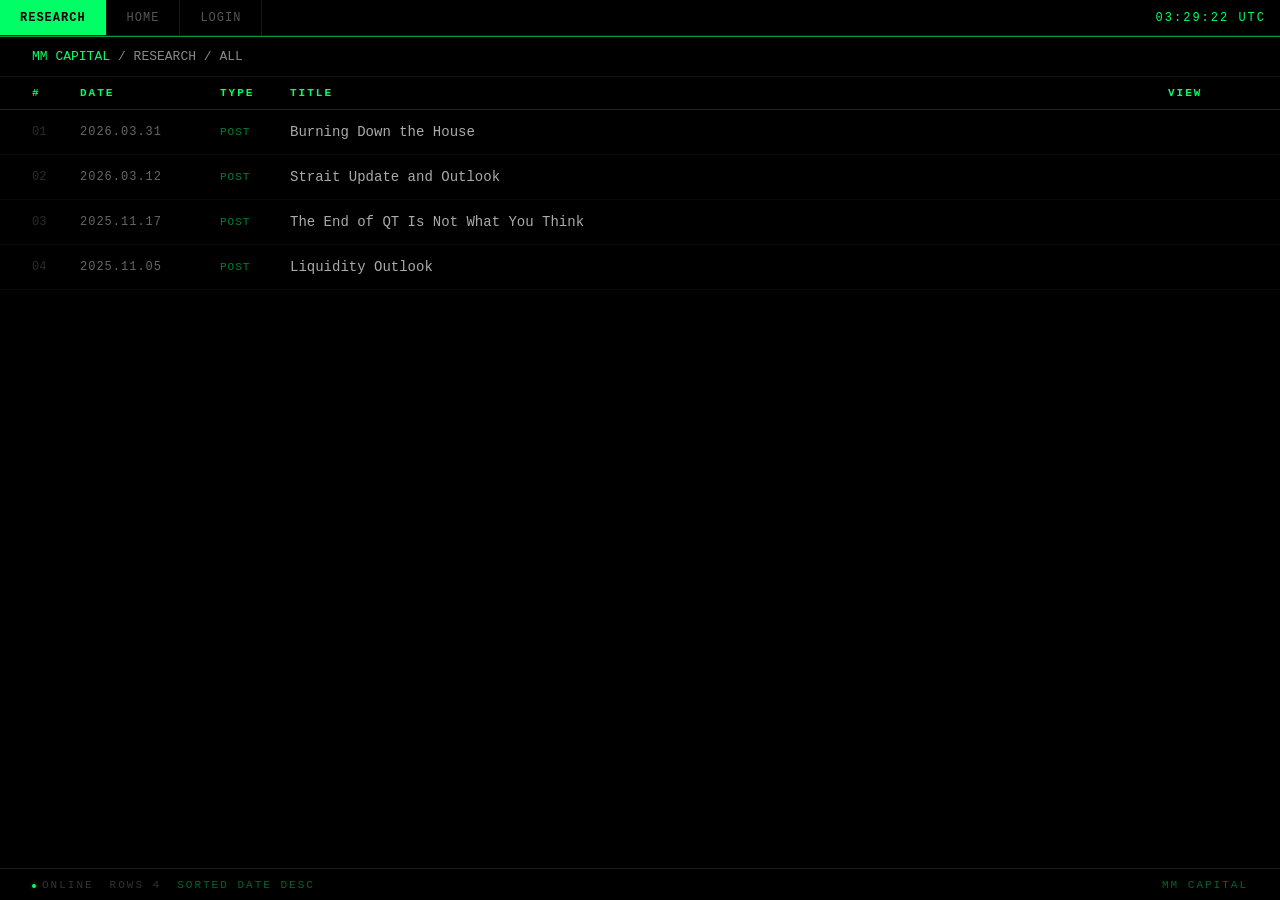
<file: research/index.html>
<!DOCTYPE html>
<html lang="en">
<head>
<meta charset="UTF-8">
<meta name="viewport" content="width=device-width, initial-scale=1.0">
<title>Research – MM CAPITAL</title>
<link rel="icon" type="image/svg+xml" href="/favicon.svg">
<style>
    * { margin: 0; padding: 0; box-sizing: border-box; }

    body {
        background: #000;
        color: #c5c8c6;
        font-family: 'SF Mono', 'Fira Code', 'Cascadia Code', 'Courier New', monospace;
        min-height: 100vh;
        display: flex;
        flex-direction: column;
        font-size: 12px;
    }

    .fn {
        display: flex;
        align-items: stretch;
        border-bottom: 1px solid #1a1a1a;
        height: 28px;
        flex-shrink: 0;
    }

    .fn-item {
        display: inline-flex;
        align-items: center;
        padding: 0 14px;
        font-size: 10px;
        letter-spacing: 1px;
        color: #555;
        text-decoration: none;
        border-right: 1px solid #1a1a1a;
        transition: background 0.1s, color 0.1s;
        cursor: pointer;
    }

    .fn-item:hover {
        background: #111;
        color: #00ff66;
    }

    .fn-item.active {
        background: #00ff66;
        color: #000;
        font-weight: 700;
    }

    .fn-fill { flex: 1; border-right: none; }

    .fn-clock {
        display: inline-flex;
        align-items: center;
        padding: 0 14px;
        font-size: 10px;
        letter-spacing: 2px;
        color: #00ff66;
    }

    .rule {
        height: 1px;
        background: #00ff66;
        opacity: 0.6;
    }

    .cmd {
        padding: 8px 16px;
        font-size: 11px;
        color: #555;
        border-bottom: 1px solid #111;
        display: flex;
        align-items: center;
        gap: 8px;
    }

    .cmd .prompt { color: #00ff66; }
    .cmd .path { color: #888; }

    .tbl {
        flex: 1;
        overflow-y: auto;
    }

    .tbl-head {
        display: grid;
        grid-template-columns: 36px 100px 50px 1fr 60px;
        padding: 0 16px;
        border-bottom: 1px solid #222;
        position: sticky;
        top: 0;
        background: #000;
        z-index: 2;
    }

    .tbl-head span {
        padding: 7px 0;
        font-size: 9px;
        font-weight: 600;
        letter-spacing: 2px;
        color: #00ff66;
    }

    .tbl-row {
        display: grid;
        grid-template-columns: 36px 100px 50px 1fr 60px;
        padding: 0 16px;
        border-bottom: 1px solid #0a0a0a;
        text-decoration: none;
        color: inherit;
        transition: background 0.1s;
    }

    .tbl-row:hover {
        background: #001a00;
    }

    .tbl-row:hover .r-title { color: #fff; }
    .tbl-row:hover .r-open { opacity: 1; }

    .tbl-row span {
        padding: 10px 0;
        display: flex;
        align-items: center;
    }

    .r-idx { font-size: 10px; color: #2a2a2a; }
    .r-date { font-size: 10px; letter-spacing: 1px; color: #666; }
    .r-type { font-size: 9px; letter-spacing: 1px; color: #00ff66; opacity: 0.5; }
    .r-title { font-size: 12px; color: #aaa; transition: color 0.15s; }
    .r-open { font-size: 9px; letter-spacing: 1px; color: #00ff66; opacity: 0; transition: opacity 0.15s; justify-content: flex-end; }

    .bot {
        display: flex;
        align-items: center;
        height: 24px;
        border-top: 1px solid #1a1a1a;
        padding: 0 16px;
        gap: 16px;
        flex-shrink: 0;
    }

    .bot span { font-size: 9px; letter-spacing: 2px; color: #333; }

    .bot .dot {
        display: inline-block;
        width: 4px;
        height: 4px;
        border-radius: 50%;
        background: #00ff66;
        margin-right: 6px;
        box-shadow: 0 0 4px rgba(0,255,100,0.4);
    }

    .bot .grn { color: #00ff66; opacity: 0.4; }
    .bot-fill { flex: 1; }

    @media (max-width: 600px) {
        .tbl-head, .tbl-row {
            grid-template-columns: 36px 80px 1fr;
        }
        .tbl-head span:nth-child(3),
        .tbl-head span:nth-child(5),
        .tbl-row span:nth-child(3),
        .tbl-row span:nth-child(5) {
            display: none;
        }
    }

    @media (min-width: 1200px) {
        body { font-size: 14px; }
        .fn { height: 36px; }
        .fn-item { padding: 0 20px; font-size: 12px; }
        .fn-clock { font-size: 12px; }
        .cmd { padding: 12px 32px; font-size: 13px; }
        .tbl-head, .tbl-row { padding: 0 32px; grid-template-columns: 48px 140px 70px 1fr 80px; }
        .tbl-head span { padding: 10px 0; font-size: 11px; }
        .tbl-row span { padding: 14px 0; }
        .r-idx { font-size: 12px; }
        .r-date { font-size: 12px; }
        .r-type { font-size: 11px; }
        .r-title { font-size: 14px; }
        .r-open { font-size: 11px; }
        .bot { height: 32px; padding: 0 32px; }
        .bot span { font-size: 11px; }
    }

    @media (min-width: 1600px) {
        body { font-size: 15px; }
        .fn { height: 40px; }
        .fn-item { padding: 0 24px; font-size: 13px; }
        .fn-clock { font-size: 13px; }
        .cmd { padding: 14px 48px; font-size: 14px; }
        .tbl-head, .tbl-row { padding: 0 48px; grid-template-columns: 56px 160px 80px 1fr 100px; }
        .tbl-head span { padding: 12px 0; font-size: 12px; }
        .tbl-row span { padding: 16px 0; }
        .r-idx { font-size: 13px; }
        .r-date { font-size: 13px; }
        .r-type { font-size: 12px; }
        .r-title { font-size: 15px; }
        .r-open { font-size: 12px; }
        .bot { height: 36px; padding: 0 48px; }
        .bot span { font-size: 12px; }
    }
</style>
</head>
<body>

<div class="fn">
    <span class="fn-item active">RESEARCH</span>
    <a class="fn-item" href="../">HOME</a>
    <a class="fn-item" href="../login.html">LOGIN</a>
    <span class="fn-item fn-fill"></span>
    <span class="fn-clock" id="clock">00:00:00</span>
</div>
<div class="rule"></div>

<div class="cmd">
    <span class="prompt">MM CAPITAL</span>
    <span class="path">/ RESEARCH / ALL</span>
</div>

<div class="tbl">
    <div class="tbl-head">
        <span>#</span>
        <span>DATE</span>
        <span>TYPE</span>
        <span>TITLE</span>
        <span style="justify-content:flex-end">VIEW</span>
    </div>
    <a class="tbl-row" href="burning-down-the-house-mar-2026.html">
        <span class="r-idx">01</span>
        <span class="r-date">2026.03.31</span>
        <span class="r-type">POST</span>
        <span class="r-title">Burning Down the House</span>
        <span class="r-open">&rarr;</span>
    </a>
    <a class="tbl-row" href="strait-update-mar-2026.html">
        <span class="r-idx">02</span>
        <span class="r-date">2026.03.12</span>
        <span class="r-type">POST</span>
        <span class="r-title">Strait Update and Outlook</span>
        <span class="r-open">&rarr;</span>
    </a>
    <a class="tbl-row" href="end-of-qt-nov-2025.html">
        <span class="r-idx">03</span>
        <span class="r-date">2025.11.17</span>
        <span class="r-type">POST</span>
        <span class="r-title">The End of QT Is Not What You Think</span>
        <span class="r-open">&rarr;</span>
    </a>
    <a class="tbl-row" href="liquidity-outlook-nov-2025.html">
        <span class="r-idx">04</span>
        <span class="r-date">2025.11.05</span>
        <span class="r-type">POST</span>
        <span class="r-title">Liquidity Outlook</span>
        <span class="r-open">&rarr;</span>
    </a>
</div>

<div class="bot">
    <span><span class="dot"></span>ONLINE</span>
    <span>ROWS 4</span>
    <span class="grn">SORTED DATE DESC</span>
    <span class="bot-fill"></span>
    <span class="grn">MM CAPITAL</span>
</div>

<script>
    function tick() {
        var n = new Date();
        document.getElementById('clock').textContent =
            String(n.getUTCHours()).padStart(2,'0') + ':' +
            String(n.getUTCMinutes()).padStart(2,'0') + ':' +
            String(n.getUTCSeconds()).padStart(2,'0') + ' UTC';
    }
    tick(); setInterval(tick, 1000);
</script>

</body>
</html>
</file>
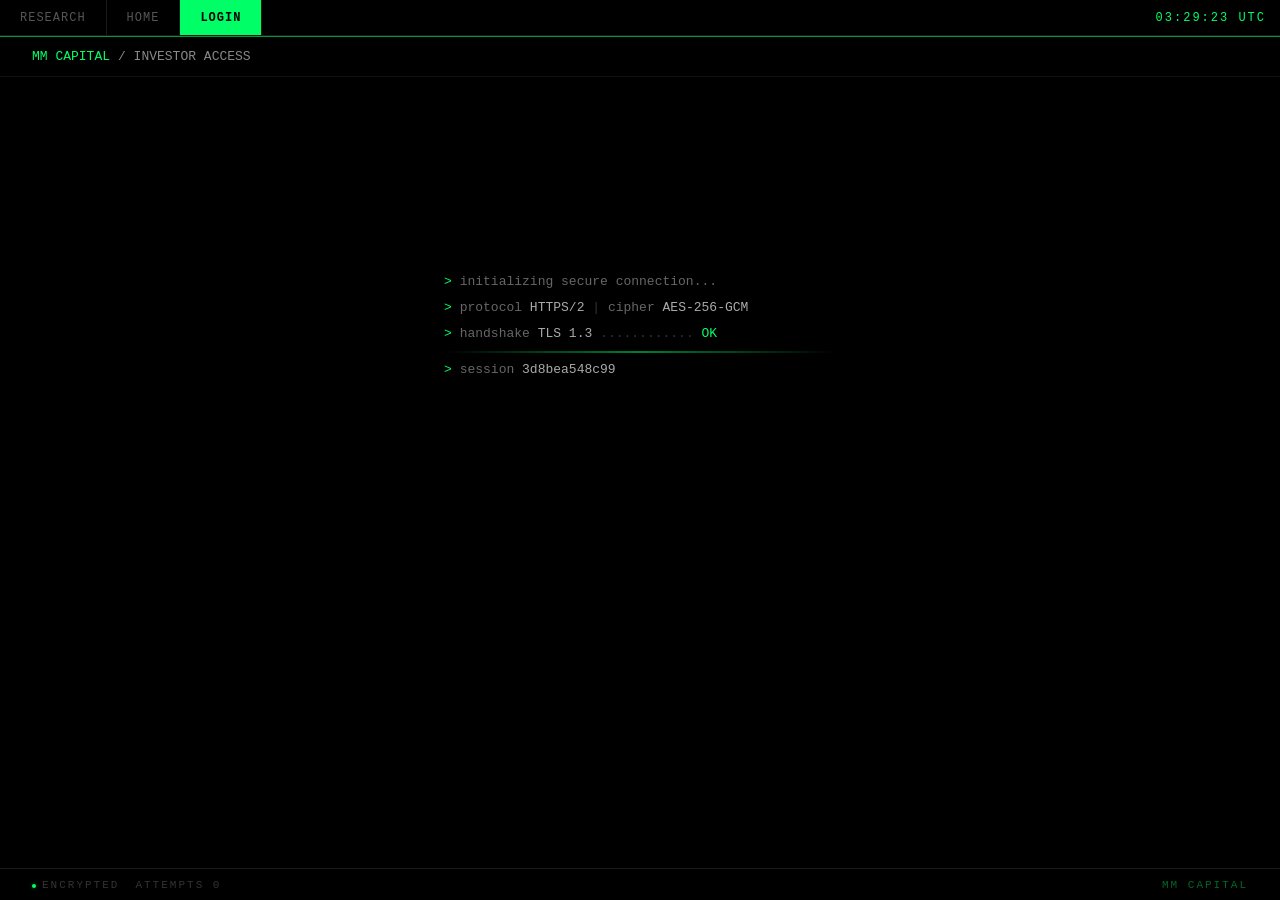
<file: login.html>
<!DOCTYPE html>
<html lang="en">
<head>
<meta charset="UTF-8">
<meta name="viewport" content="width=device-width, initial-scale=1.0">
<title>Investor Access – MM CAPITAL</title>
<link rel="icon" type="image/svg+xml" href="/favicon.svg">
<style>
    * { margin: 0; padding: 0; box-sizing: border-box; }

    body {
        background: #000;
        color: #c5c8c6;
        font-family: 'SF Mono', 'Fira Code', 'Cascadia Code', 'Courier New', monospace;
        min-height: 100vh;
        display: flex;
        flex-direction: column;
        font-size: 12px;
    }

    .fn {
        display: flex;
        align-items: stretch;
        border-bottom: 1px solid #1a1a1a;
        height: 28px;
        flex-shrink: 0;
    }

    .fn-item {
        display: inline-flex;
        align-items: center;
        padding: 0 14px;
        font-size: 10px;
        letter-spacing: 1px;
        color: #555;
        text-decoration: none;
        border-right: 1px solid #1a1a1a;
        transition: background 0.1s, color 0.1s;
        cursor: pointer;
    }

    .fn-item:hover { background: #111; color: #00ff66; }

    .fn-item.active {
        background: #00ff66;
        color: #000;
        font-weight: 700;
    }

    .fn-fill { flex: 1; border-right: none; }

    .fn-clock {
        display: inline-flex;
        align-items: center;
        padding: 0 14px;
        font-size: 10px;
        letter-spacing: 2px;
        color: #00ff66;
    }

    .rule { height: 1px; background: #00ff66; opacity: 0.6; }

    .cmd {
        padding: 8px 16px;
        font-size: 11px;
        color: #555;
        border-bottom: 1px solid #111;
        display: flex;
        align-items: center;
        gap: 8px;
    }

    .cmd .prompt { color: #00ff66; }
    .cmd .path { color: #888; }

    .main {
        flex: 1;
        display: flex;
        align-items: center;
        justify-content: center;
    }

    .form-wrap {
        width: 100%;
        max-width: 380px;
        padding: 0 24px;
    }

    /* ── Boot sequence ─────────────────────────────────────────── */
    .boot {
        font-size: 11px;
        margin-bottom: 28px;
        line-height: 2;
    }

    .boot-line {
        opacity: 0;
        transform: translateY(4px);
    }

    .boot-line.show {
        opacity: 1;
        transform: translateY(0);
        transition: opacity 0.3s, transform 0.3s;
    }

    .boot-line .g { color: #00ff66; }
    .boot-line .w { color: #666; }
    .boot-line .v { color: #aaa; }
    .boot-line .d { color: #333; }

    .scan-bar {
        height: 2px;
        background: linear-gradient(90deg, transparent, #00ff66, transparent);
        margin: 4px 0;
        opacity: 0;
        transform: scaleX(0);
        transform-origin: left;
    }

    .scan-bar.show {
        opacity: 0.5;
        transform: scaleX(1);
        transition: transform 0.6s ease-out, opacity 0.3s;
    }

    /* ── Form (hidden until boot completes) ────────────────────── */
    .form-area {
        opacity: 0;
        transform: translateY(8px);
        transition: opacity 0.5s, transform 0.5s;
    }

    .form-area.show {
        opacity: 1;
        transform: translateY(0);
    }

    .field { margin-bottom: 20px; }

    .field-label {
        font-size: 9px;
        letter-spacing: 2px;
        color: #333;
        margin-bottom: 6px;
    }

    .field-input {
        display: flex;
        align-items: center;
        gap: 8px;
    }

    .field-input .gt {
        color: #00ff66;
        font-size: 13px;
        flex-shrink: 0;
    }

    .field-input input {
        width: 100%;
        background: none;
        border: none;
        border-bottom: 1px solid #1a1a1a;
        color: #e8e8e8;
        font-family: inherit;
        font-size: 13px;
        letter-spacing: 2px;
        padding: 6px 0;
        outline: none;
        transition: border-color 0.2s;
    }

    .field-input input:focus { border-color: #00ff66; }
    .field-input input::placeholder { color: #1a1a1a; }

    .btn {
        width: 100%;
        background: none;
        border: 1px solid #1a1a1a;
        color: #555;
        font-family: inherit;
        font-size: 10px;
        letter-spacing: 4px;
        padding: 10px;
        cursor: pointer;
        transition: background 0.15s, color 0.15s, border-color 0.15s;
        margin-top: 8px;
    }

    .btn:hover {
        background: #00ff66;
        border-color: #00ff66;
        color: #000;
    }

    .err {
        margin-top: 20px;
        font-size: 10px;
        letter-spacing: 2px;
        color: #f44;
        opacity: 0;
        transition: opacity 0.25s;
    }

    .err.visible { opacity: 1; }

    .err-line {
        display: flex;
        align-items: center;
        gap: 8px;
    }

    .err-dot {
        width: 4px;
        height: 4px;
        border-radius: 50%;
        background: #f44;
        box-shadow: 0 0 6px rgba(255,68,68,0.5);
        flex-shrink: 0;
    }

    .err-code {
        color: #662222;
        font-size: 9px;
        margin-left: auto;
    }

    .bot {
        display: flex;
        align-items: center;
        height: 24px;
        border-top: 1px solid #1a1a1a;
        padding: 0 16px;
        gap: 16px;
        flex-shrink: 0;
    }

    .bot span { font-size: 9px; letter-spacing: 2px; color: #333; }

    .bot .dot {
        display: inline-block;
        width: 4px;
        height: 4px;
        border-radius: 50%;
        background: #00ff66;
        margin-right: 6px;
        box-shadow: 0 0 4px rgba(0,255,100,0.4);
    }

    .bot .grn { color: #00ff66; opacity: 0.4; }
    .bot-fill { flex: 1; }

    @media (max-width: 480px) {
        .form-wrap { max-width: 100%; }
    }

    @media (min-width: 1200px) {
        body { font-size: 14px; }
        .fn { height: 36px; }
        .fn-item { padding: 0 20px; font-size: 12px; }
        .fn-clock { font-size: 12px; }
        .cmd { padding: 12px 32px; font-size: 13px; }
        .form-wrap { max-width: 440px; }
        .boot { font-size: 13px; }
        .field-label { font-size: 10px; }
        .field-input input { font-size: 15px; }
        .btn { font-size: 12px; padding: 12px; }
        .bot { height: 32px; padding: 0 32px; }
        .bot span { font-size: 11px; }
    }

    @media (min-width: 1600px) {
        body { font-size: 15px; }
        .fn { height: 40px; }
        .fn-item { padding: 0 24px; font-size: 13px; }
        .fn-clock { font-size: 13px; }
        .cmd { padding: 14px 48px; font-size: 14px; }
        .form-wrap { max-width: 500px; }
        .boot { font-size: 14px; }
        .field-label { font-size: 11px; }
        .field-input input { font-size: 16px; }
        .btn { font-size: 13px; padding: 14px; }
        .bot { height: 36px; padding: 0 48px; }
        .bot span { font-size: 12px; }
    }
</style>
</head>
<body>

<div class="fn">
    <a class="fn-item" href="research/">RESEARCH</a>
    <a class="fn-item" href="/">HOME</a>
    <span class="fn-item active">LOGIN</span>
    <span class="fn-item fn-fill"></span>
    <span class="fn-clock" id="clock">00:00:00</span>
</div>
<div class="rule"></div>

<div class="cmd">
    <span class="prompt">MM CAPITAL</span>
    <span class="path">/ INVESTOR ACCESS</span>
</div>

<div class="main">
    <div class="form-wrap">
        <div class="boot" id="boot">
            <div class="boot-line"><span class="g">&gt;</span> <span class="w">initializing secure connection...</span></div>
            <div class="boot-line"><span class="g">&gt;</span> <span class="w">protocol</span> <span class="v">HTTPS/2</span> <span class="d">|</span> <span class="w">cipher</span> <span class="v">AES-256-GCM</span></div>
            <div class="boot-line"><span class="g">&gt;</span> <span class="w">handshake</span> <span class="v">TLS 1.3</span> <span class="d">............</span> <span class="g">OK</span></div>
            <div class="scan-bar"></div>
            <div class="boot-line"><span class="g">&gt;</span> <span class="w">session</span> <span class="v" id="sid">________</span></div>
            <div class="boot-line"><span class="g">&gt;</span> <span class="w">endpoint</span> <span class="v">auth.mmcapital</span> <span class="d">|</span> <span class="w">latency</span> <span class="v" id="lat">--</span><span class="v">ms</span></div>
            <div class="boot-line"><span class="g">&gt;</span> <span class="g">ready — awaiting credentials_</span></div>
        </div>

        <div class="form-area" id="formArea">
            <div class="field">
                <div class="field-label">EMAIL</div>
                <div class="field-input">
                    <span class="gt">&gt;</span>
                    <input type="email" id="email" placeholder="enter email" autocomplete="off" spellcheck="false">
                </div>
            </div>
            <div class="field">
                <div class="field-label">PASSWORD</div>
                <div class="field-input">
                    <span class="gt">&gt;</span>
                    <input type="password" id="password" placeholder="enter password" autocomplete="off">
                </div>
            </div>
            <button class="btn" id="loginBtn">AUTHENTICATE</button>

            <div class="err" id="errMsg">
                <div class="err-line">
                    <span class="err-dot"></span>
                    ACCESS DENIED
                    <span class="err-code">ERR 401</span>
                </div>
            </div>
        </div>
    </div>
</div>

<div class="bot">
    <span><span class="dot"></span>ENCRYPTED</span>
    <span>ATTEMPTS <span id="att">0</span></span>
    <span class="bot-fill"></span>
    <span class="grn">MM CAPITAL</span>
</div>

<script>
    var att = 0;

    function tick() {
        var n = new Date();
        document.getElementById('clock').textContent =
            String(n.getUTCHours()).padStart(2,'0') + ':' +
            String(n.getUTCMinutes()).padStart(2,'0') + ':' +
            String(n.getUTCSeconds()).padStart(2,'0') + ' UTC';
    }
    tick(); setInterval(tick, 1000);

    // Random hex session id
    function hexId() {
        var s = '', c = '0123456789abcdef';
        for (var i = 0; i < 12; i++) s += c[Math.floor(Math.random() * 16)];
        return s;
    }

    // Boot sequence animation
    (function() {
        var lines = document.querySelectorAll('#boot .boot-line');
        var scan = document.querySelector('#boot .scan-bar');
        var delays = [200, 500, 900, 1200, 1600, 2100];

        lines.forEach(function(el, i) {
            setTimeout(function() {
                el.classList.add('show');
                // Fill in dynamic values as they appear
                if (i === 3) document.getElementById('sid').textContent = hexId();
                if (i === 4) document.getElementById('lat').textContent = (Math.floor(Math.random() * 14) + 3);
            }, delays[i] || (delays[delays.length - 1] + (i - delays.length + 1) * 400));
        });

        // Scan bar
        setTimeout(function() { scan.classList.add('show'); }, 1100);

        // Show form after boot
        setTimeout(function() {
            document.getElementById('formArea').classList.add('show');
            document.getElementById('email').focus();
        }, 2500);
    })();

    document.getElementById('loginBtn').addEventListener('click', function() {
        att++;
        document.getElementById('att').textContent = att;
        document.getElementById('sid').textContent = hexId();
        var e = document.getElementById('errMsg');
        e.classList.remove('visible');
        setTimeout(function() { e.classList.add('visible'); }, 50);
    });

    document.getElementById('email').addEventListener('keydown', function(e) {
        if (e.key === 'Enter') document.getElementById('loginBtn').click();
    });
    document.getElementById('password').addEventListener('keydown', function(e) {
        if (e.key === 'Enter') document.getElementById('loginBtn').click();
    });
</script>

</body>
</html>
</file>
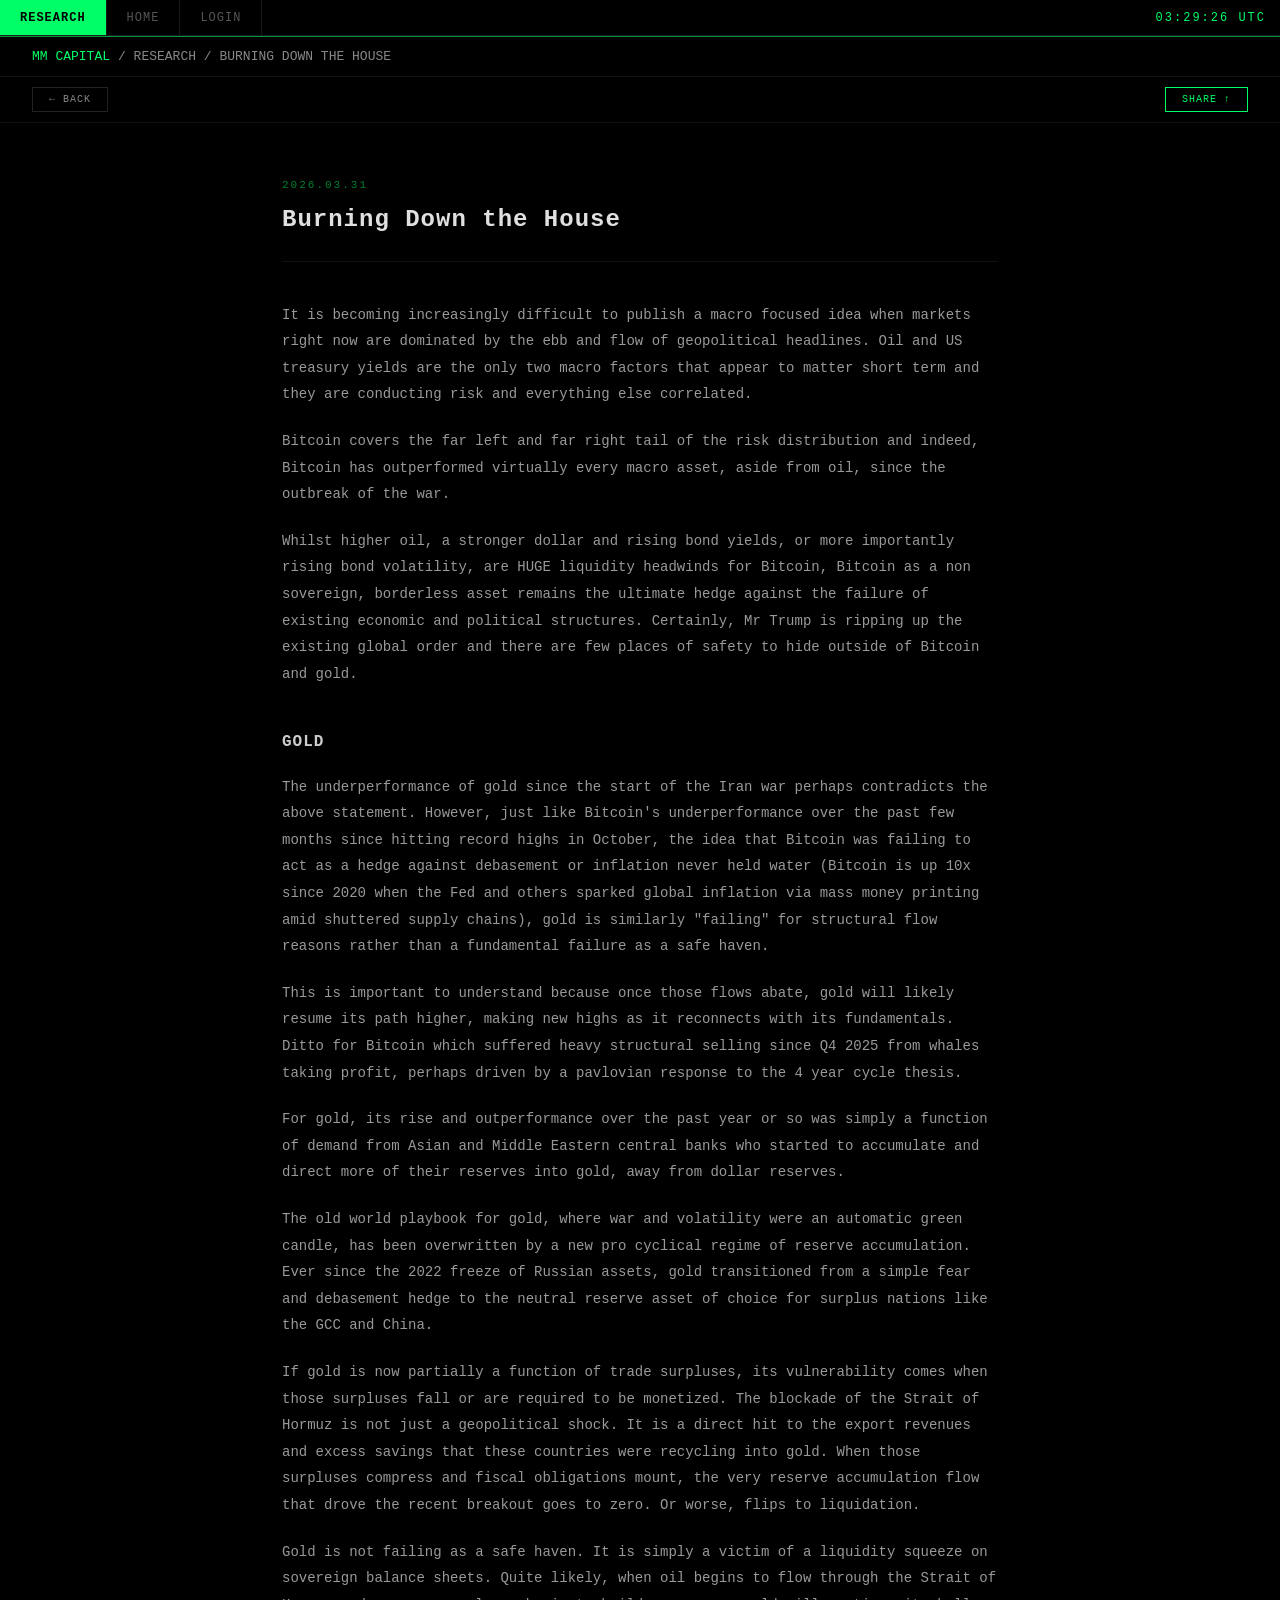
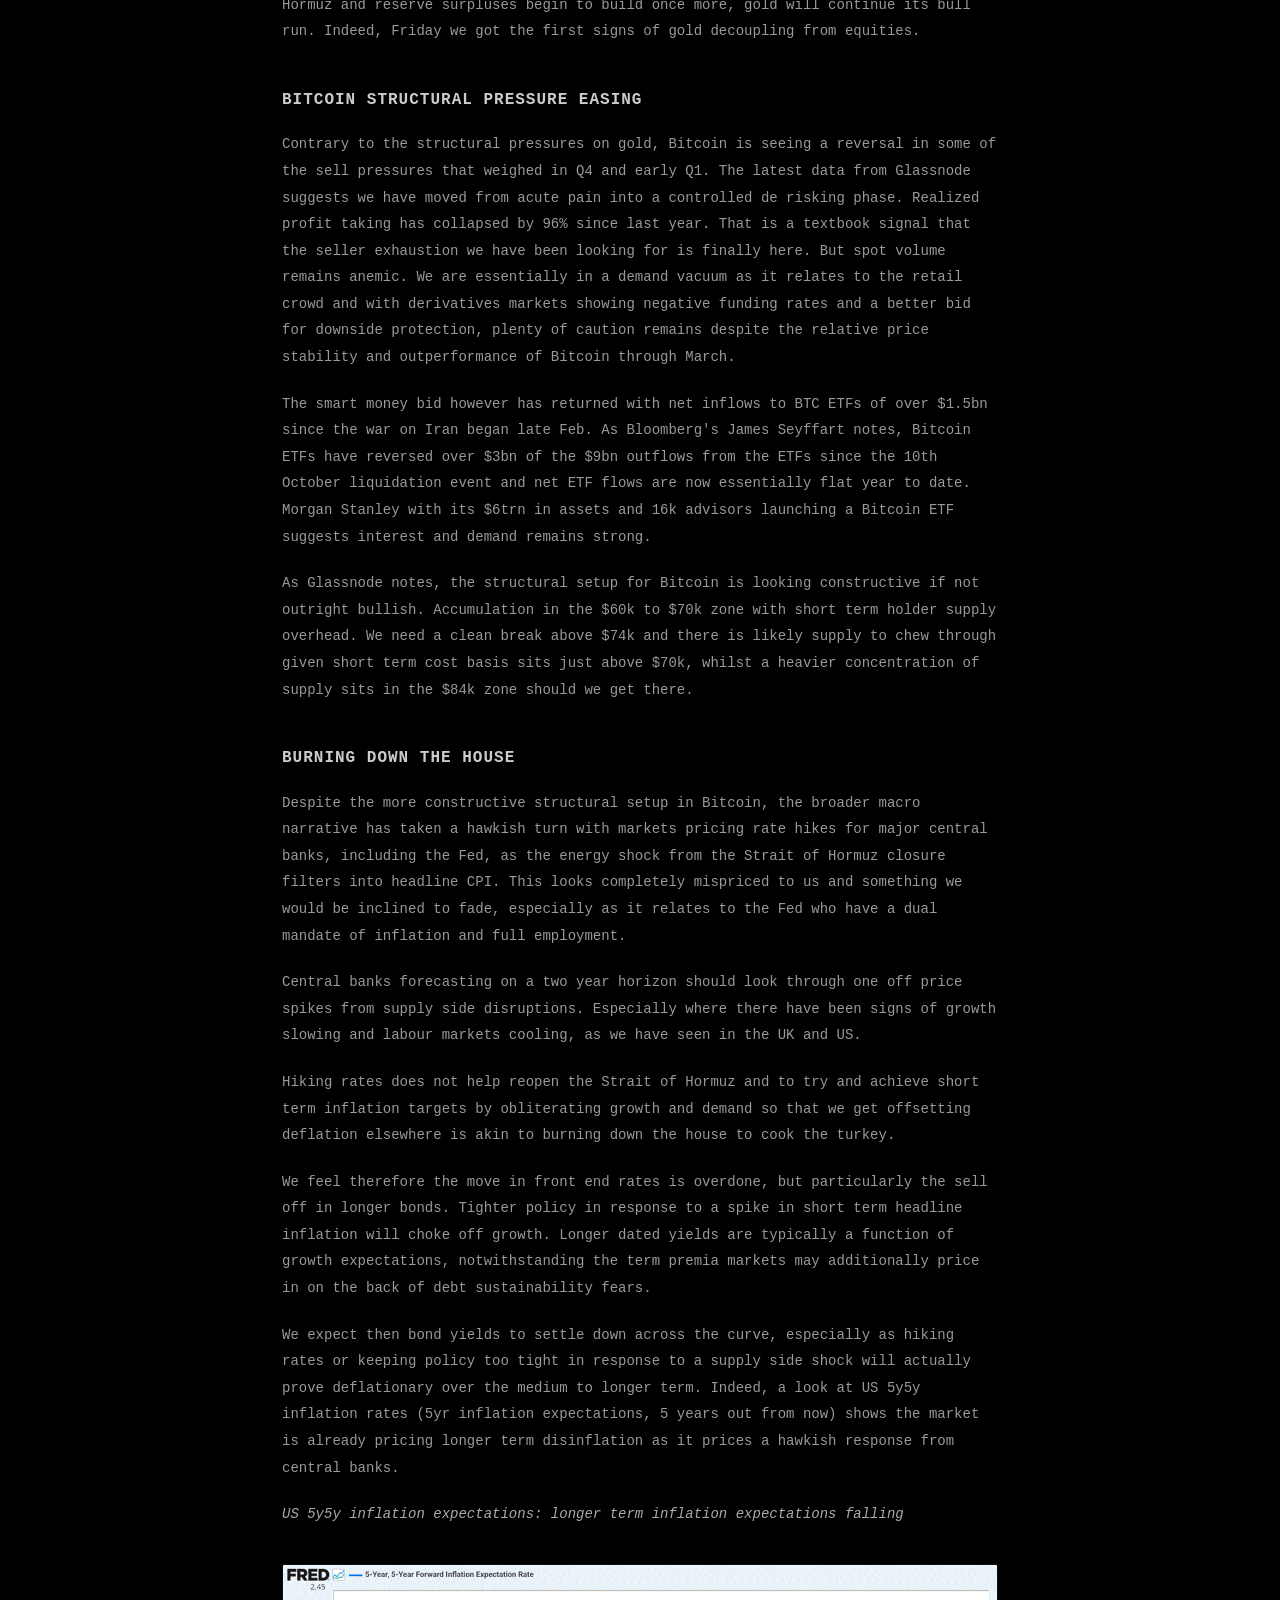
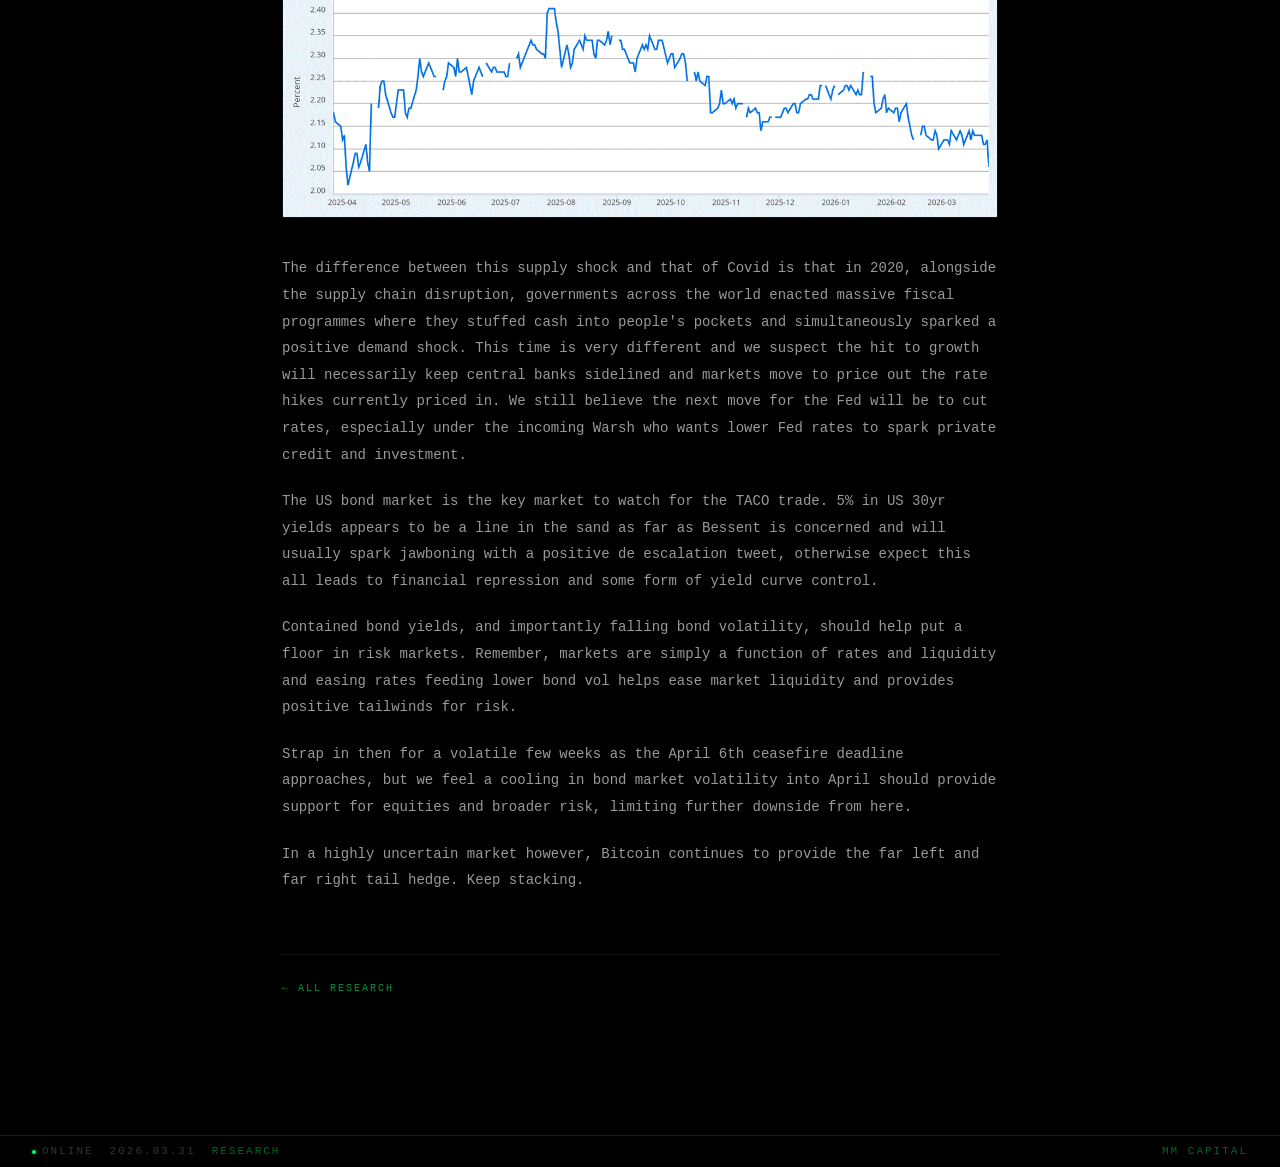
<file: research/burning-down-the-house-mar-2026.html>
<!DOCTYPE html>
<html lang="en">
<head>
<meta charset="UTF-8">
<meta name="viewport" content="width=device-width, initial-scale=1.0">
<title>Burning Down the House – MM CAPITAL</title>
<link rel="icon" type="image/svg+xml" href="/favicon.svg">
<style>
    * { margin: 0; padding: 0; box-sizing: border-box; }

    body {
        background: #000;
        color: #c5c8c6;
        font-family: 'SF Mono', 'Fira Code', 'Cascadia Code', 'Courier New', monospace;
        min-height: 100vh;
        display: flex;
        flex-direction: column;
        font-size: 12px;
    }

    .fn {
        display: flex;
        align-items: stretch;
        border-bottom: 1px solid #1a1a1a;
        height: 28px;
        flex-shrink: 0;
    }

    .fn-item {
        display: inline-flex;
        align-items: center;
        padding: 0 14px;
        font-size: 10px;
        letter-spacing: 1px;
        color: #555;
        text-decoration: none;
        border-right: 1px solid #1a1a1a;
        transition: background 0.1s, color 0.1s;
        cursor: pointer;
    }

    .fn-item:hover { background: #111; color: #00ff66; }
    .fn-item.active { background: #00ff66; color: #000; font-weight: 700; }
    .fn-fill { flex: 1; border-right: none; }

    .fn-clock {
        display: inline-flex;
        align-items: center;
        padding: 0 14px;
        font-size: 10px;
        letter-spacing: 2px;
        color: #00ff66;
    }

    .rule { height: 1px; background: #00ff66; opacity: 0.6; }

    .cmd {
        padding: 8px 16px;
        font-size: 11px;
        color: #555;
        border-bottom: 1px solid #111;
        display: flex;
        align-items: center;
        gap: 8px;
        flex-shrink: 0;
    }

    .cmd .prompt { color: #00ff66; }
    .cmd .path { color: #888; }

    .toolbar {
        display: flex;
        align-items: center;
        padding: 8px 16px;
        border-bottom: 1px solid #111;
        gap: 10px;
        flex-shrink: 0;
    }

    .toolbar .btn {
        display: inline-flex;
        align-items: center;
        gap: 6px;
        padding: 5px 14px;
        font-size: 9px;
        font-family: inherit;
        letter-spacing: 1px;
        border: 1px solid #222;
        background: transparent;
        color: #888;
        cursor: pointer;
        transition: all 0.15s;
        text-decoration: none;
        white-space: nowrap;
    }

    .toolbar .btn:hover { border-color: #00ff66; color: #00ff66; background: #001a00; }
    .toolbar .btn-accent { border-color: #00ff66; color: #00ff66; }
    .toolbar .btn-accent:hover { background: #00ff66; color: #000; }
    .toolbar-fill { flex: 1; }

    .content {
        flex: 1;
        overflow-y: auto;
        -webkit-overflow-scrolling: touch;
    }

    .article {
        max-width: 680px;
        margin: 0 auto;
        padding: 48px 24px 120px;
    }

    .article-meta {
        margin-bottom: 40px;
        padding-bottom: 24px;
        border-bottom: 1px solid #111;
    }

    .article-date {
        font-size: 10px;
        letter-spacing: 2px;
        color: #00ff66;
        opacity: 0.5;
        margin-bottom: 12px;
    }

    .article-title {
        font-size: 20px;
        font-weight: 700;
        letter-spacing: 1px;
        color: #e0e0e0;
        line-height: 1.4;
    }

    .article-body {
        font-size: 13px;
        line-height: 1.85;
        color: #999;
    }

    .article-body p {
        margin-bottom: 20px;
    }

    .article-body h2 {
        font-size: 14px;
        font-weight: 700;
        color: #ccc;
        margin-top: 40px;
        margin-bottom: 16px;
        letter-spacing: 1px;
        text-transform: uppercase;
    }

    .article-body strong {
        color: #ccc;
        font-weight: 600;
    }

    .article-body em {
        color: #aaa;
        font-style: italic;
    }

    .article-nav {
        margin-top: 60px;
        padding-top: 24px;
        border-top: 1px solid #111;
    }

    .article-nav a {
        font-size: 10px;
        letter-spacing: 2px;
        color: #00ff66;
        text-decoration: none;
        opacity: 0.6;
        transition: opacity 0.2s;
    }

    .article-nav a:hover { opacity: 1; }

    .bot {
        display: flex;
        align-items: center;
        height: 24px;
        border-top: 1px solid #1a1a1a;
        padding: 0 16px;
        gap: 16px;
        flex-shrink: 0;
    }

    .bot span { font-size: 9px; letter-spacing: 2px; color: #333; }

    .bot .dot {
        display: inline-block;
        width: 4px;
        height: 4px;
        border-radius: 50%;
        background: #00ff66;
        margin-right: 6px;
        box-shadow: 0 0 4px rgba(0,255,100,0.4);
    }

    .bot .grn { color: #00ff66; opacity: 0.4; }
    .bot-fill { flex: 1; }

    @media (max-width: 600px) {
        .article { padding: 32px 16px 80px; }
        .article-title { font-size: 17px; }
        .article-body { font-size: 12px; }
        .cmd { display: none; }
        .toolbar { padding: 6px 10px; gap: 6px; }
        .toolbar .btn { padding: 4px 10px; font-size: 8px; }
    }

    @media (min-width: 1200px) {
        body { font-size: 14px; }
        .fn { height: 36px; }
        .fn-item { padding: 0 20px; font-size: 12px; }
        .fn-clock { font-size: 12px; }
        .cmd { padding: 12px 32px; font-size: 13px; }
        .toolbar { padding: 10px 32px; }
        .toolbar .btn { padding: 6px 16px; font-size: 10px; }
        .article { max-width: 780px; padding: 56px 32px 140px; }
        .article-date { font-size: 11px; }
        .article-title { font-size: 24px; }
        .article-body { font-size: 14px; line-height: 1.9; }
        .article-body h2 { font-size: 16px; }
        .bot { height: 32px; padding: 0 32px; }
        .bot span { font-size: 11px; }
    }

    @media (min-width: 1600px) {
        body { font-size: 15px; }
        .fn { height: 40px; }
        .fn-item { padding: 0 24px; font-size: 13px; }
        .fn-clock { font-size: 13px; }
        .cmd { padding: 14px 48px; font-size: 14px; }
        .toolbar { padding: 12px 48px; }
        .toolbar .btn { padding: 7px 18px; font-size: 11px; }
        .article { max-width: 860px; padding: 64px 40px 160px; }
        .article-date { font-size: 12px; }
        .article-title { font-size: 26px; }
        .article-body { font-size: 15px; }
        .article-body h2 { font-size: 17px; }
        .bot { height: 36px; padding: 0 48px; }
        .bot span { font-size: 12px; }
    }
</style>
</head>
<body>

<div class="fn">
    <a class="fn-item active" href="./">RESEARCH</a>
    <a class="fn-item" href="../">HOME</a>
    <a class="fn-item" href="../login.html">LOGIN</a>
    <span class="fn-item fn-fill"></span>
    <span class="fn-clock" id="clock">00:00:00</span>
</div>
<div class="rule"></div>

<div class="cmd">
    <span class="prompt">MM CAPITAL</span>
    <span class="path">/ RESEARCH / BURNING DOWN THE HOUSE</span>
</div>

<div class="toolbar">
    <a class="btn" href="./">&larr; BACK</a>
    <span class="toolbar-fill"></span>
    <button class="btn btn-accent" onclick="shareArticle()">SHARE &uarr;</button>
</div>

<div class="content">
    <article class="article">
        <div class="article-meta">
            <div class="article-date">2026.03.31</div>
            <h1 class="article-title">Burning Down the House</h1>
        </div>

        <div class="article-body">
            <p>It is becoming increasingly difficult to publish a macro focused idea when markets right now are dominated by the ebb and flow of geopolitical headlines. Oil and US treasury yields are the only two macro factors that appear to matter short term and they are conducting risk and everything else correlated.</p>

            <p>Bitcoin covers the far left and far right tail of the risk distribution and indeed, Bitcoin has outperformed virtually every macro asset, aside from oil, since the outbreak of the war.</p>

            <p>Whilst higher oil, a stronger dollar and rising bond yields, or more importantly rising bond volatility, are HUGE liquidity headwinds for Bitcoin, Bitcoin as a non sovereign, borderless asset remains the ultimate hedge against the failure of existing economic and political structures. Certainly, Mr Trump is ripping up the existing global order and there are few places of safety to hide outside of Bitcoin and gold.</p>

            <h2>Gold</h2>

            <p>The underperformance of gold since the start of the Iran war perhaps contradicts the above statement. However, just like Bitcoin's underperformance over the past few months since hitting record highs in October, the idea that Bitcoin was failing to act as a hedge against debasement or inflation never held water (Bitcoin is up 10x since 2020 when the Fed and others sparked global inflation via mass money printing amid shuttered supply chains), gold is similarly "failing" for structural flow reasons rather than a fundamental failure as a safe haven.</p>

            <p>This is important to understand because once those flows abate, gold will likely resume its path higher, making new highs as it reconnects with its fundamentals. Ditto for Bitcoin which suffered heavy structural selling since Q4 2025 from whales taking profit, perhaps driven by a pavlovian response to the 4 year cycle thesis.</p>

            <p>For gold, its rise and outperformance over the past year or so was simply a function of demand from Asian and Middle Eastern central banks who started to accumulate and direct more of their reserves into gold, away from dollar reserves.</p>

            <p>The old world playbook for gold, where war and volatility were an automatic green candle, has been overwritten by a new pro cyclical regime of reserve accumulation. Ever since the 2022 freeze of Russian assets, gold transitioned from a simple fear and debasement hedge to the neutral reserve asset of choice for surplus nations like the GCC and China.</p>

            <p>If gold is now partially a function of trade surpluses, its vulnerability comes when those surpluses fall or are required to be monetized. The blockade of the Strait of Hormuz is not just a geopolitical shock. It is a direct hit to the export revenues and excess savings that these countries were recycling into gold. When those surpluses compress and fiscal obligations mount, the very reserve accumulation flow that drove the recent breakout goes to zero. Or worse, flips to liquidation.</p>

            <p>Gold is not failing as a safe haven. It is simply a victim of a liquidity squeeze on sovereign balance sheets. Quite likely, when oil begins to flow through the Strait of Hormuz and reserve surpluses begin to build once more, gold will continue its bull run. Indeed, Friday we got the first signs of gold decoupling from equities.</p>

            <h2>Bitcoin Structural Pressure Easing</h2>

            <p>Contrary to the structural pressures on gold, Bitcoin is seeing a reversal in some of the sell pressures that weighed in Q4 and early Q1. The latest data from Glassnode suggests we have moved from acute pain into a controlled de risking phase. Realized profit taking has collapsed by 96% since last year. That is a textbook signal that the seller exhaustion we have been looking for is finally here. But spot volume remains anemic. We are essentially in a demand vacuum as it relates to the retail crowd and with derivatives markets showing negative funding rates and a better bid for downside protection, plenty of caution remains despite the relative price stability and outperformance of Bitcoin through March.</p>

            <p>The smart money bid however has returned with net inflows to BTC ETFs of over $1.5bn since the war on Iran began late Feb. As Bloomberg's James Seyffart notes, Bitcoin ETFs have reversed over $3bn of the $9bn outflows from the ETFs since the 10th October liquidation event and net ETF flows are now essentially flat year to date. Morgan Stanley with its $6trn in assets and 16k advisors launching a Bitcoin ETF suggests interest and demand remains strong.</p>

            <p>As Glassnode notes, the structural setup for Bitcoin is looking constructive if not outright bullish. Accumulation in the $60k to $70k zone with short term holder supply overhead. We need a clean break above $74k and there is likely supply to chew through given short term cost basis sits just above $70k, whilst a heavier concentration of supply sits in the $84k zone should we get there.</p>

            <h2>Burning Down the House</h2>

            <p>Despite the more constructive structural setup in Bitcoin, the broader macro narrative has taken a hawkish turn with markets pricing rate hikes for major central banks, including the Fed, as the energy shock from the Strait of Hormuz closure filters into headline CPI. This looks completely mispriced to us and something we would be inclined to fade, especially as it relates to the Fed who have a dual mandate of inflation and full employment.</p>

            <p>Central banks forecasting on a two year horizon should look through one off price spikes from supply side disruptions. Especially where there have been signs of growth slowing and labour markets cooling, as we have seen in the UK and US.</p>

            <p>Hiking rates does not help reopen the Strait of Hormuz and to try and achieve short term inflation targets by obliterating growth and demand so that we get offsetting deflation elsewhere is akin to burning down the house to cook the turkey.</p>

            <p>We feel therefore the move in front end rates is overdone, but particularly the sell off in longer bonds. Tighter policy in response to a spike in short term headline inflation will choke off growth. Longer dated yields are typically a function of growth expectations, notwithstanding the term premia markets may additionally price in on the back of debt sustainability fears.</p>

            <p>We expect then bond yields to settle down across the curve, especially as hiking rates or keeping policy too tight in response to a supply side shock will actually prove deflationary over the medium to longer term. Indeed, a look at US 5y5y inflation rates (5yr inflation expectations, 5 years out from now) shows the market is already pricing longer term disinflation as it prices a hawkish response from central banks.</p>

            <p><em>US 5y5y inflation expectations: longer term inflation expectations falling</em></p>

            <img src="images/us-5y5y-inflation-expectations.png" alt="US 5y5y inflation expectations chart showing longer term inflation expectations falling" style="width:100%;margin:16px 0 28px;border:1px solid #111;border-radius:2px;">

            <p>The difference between this supply shock and that of Covid is that in 2020, alongside the supply chain disruption, governments across the world enacted massive fiscal programmes where they stuffed cash into people's pockets and simultaneously sparked a positive demand shock. This time is very different and we suspect the hit to growth will necessarily keep central banks sidelined and markets move to price out the rate hikes currently priced in. We still believe the next move for the Fed will be to cut rates, especially under the incoming Warsh who wants lower Fed rates to spark private credit and investment.</p>

            <p>The US bond market is the key market to watch for the TACO trade. 5% in US 30yr yields appears to be a line in the sand as far as Bessent is concerned and will usually spark jawboning with a positive de escalation tweet, otherwise expect this all leads to financial repression and some form of yield curve control.</p>

            <p>Contained bond yields, and importantly falling bond volatility, should help put a floor in risk markets. Remember, markets are simply a function of rates and liquidity and easing rates feeding lower bond vol helps ease market liquidity and provides positive tailwinds for risk.</p>

            <p>Strap in then for a volatile few weeks as the April 6th ceasefire deadline approaches, but we feel a cooling in bond market volatility into April should provide support for equities and broader risk, limiting further downside from here.</p>

            <p>In a highly uncertain market however, Bitcoin continues to provide the far left and far right tail hedge. Keep stacking.</p>
        </div>

        <nav class="article-nav">
            <a href="./">&larr; ALL RESEARCH</a>
        </nav>
    </article>
</div>

<div class="bot">
    <span><span class="dot"></span>ONLINE</span>
    <span>2026.03.31</span>
    <span class="grn">RESEARCH</span>
    <span class="bot-fill"></span>
    <span class="grn">MM CAPITAL</span>
</div>

<script>
    function tick() {
        var n = new Date();
        document.getElementById('clock').textContent =
            String(n.getUTCHours()).padStart(2,'0') + ':' +
            String(n.getUTCMinutes()).padStart(2,'0') + ':' +
            String(n.getUTCSeconds()).padStart(2,'0') + ' UTC';
    }
    tick(); setInterval(tick, 1000);

    function shareArticle() {
        var data = { title: document.title, url: window.location.href };
        if (navigator.share) {
            navigator.share(data);
        } else {
            navigator.clipboard.writeText(window.location.href).then(function() {
                var btn = document.querySelector('[onclick="shareArticle()"]');
                var orig = btn.textContent;
                btn.textContent = 'COPIED';
                setTimeout(function() { btn.innerHTML = 'SHARE &uarr;'; }, 1500);
            });
        }
    }
</script>

</body>
</html>
</file>
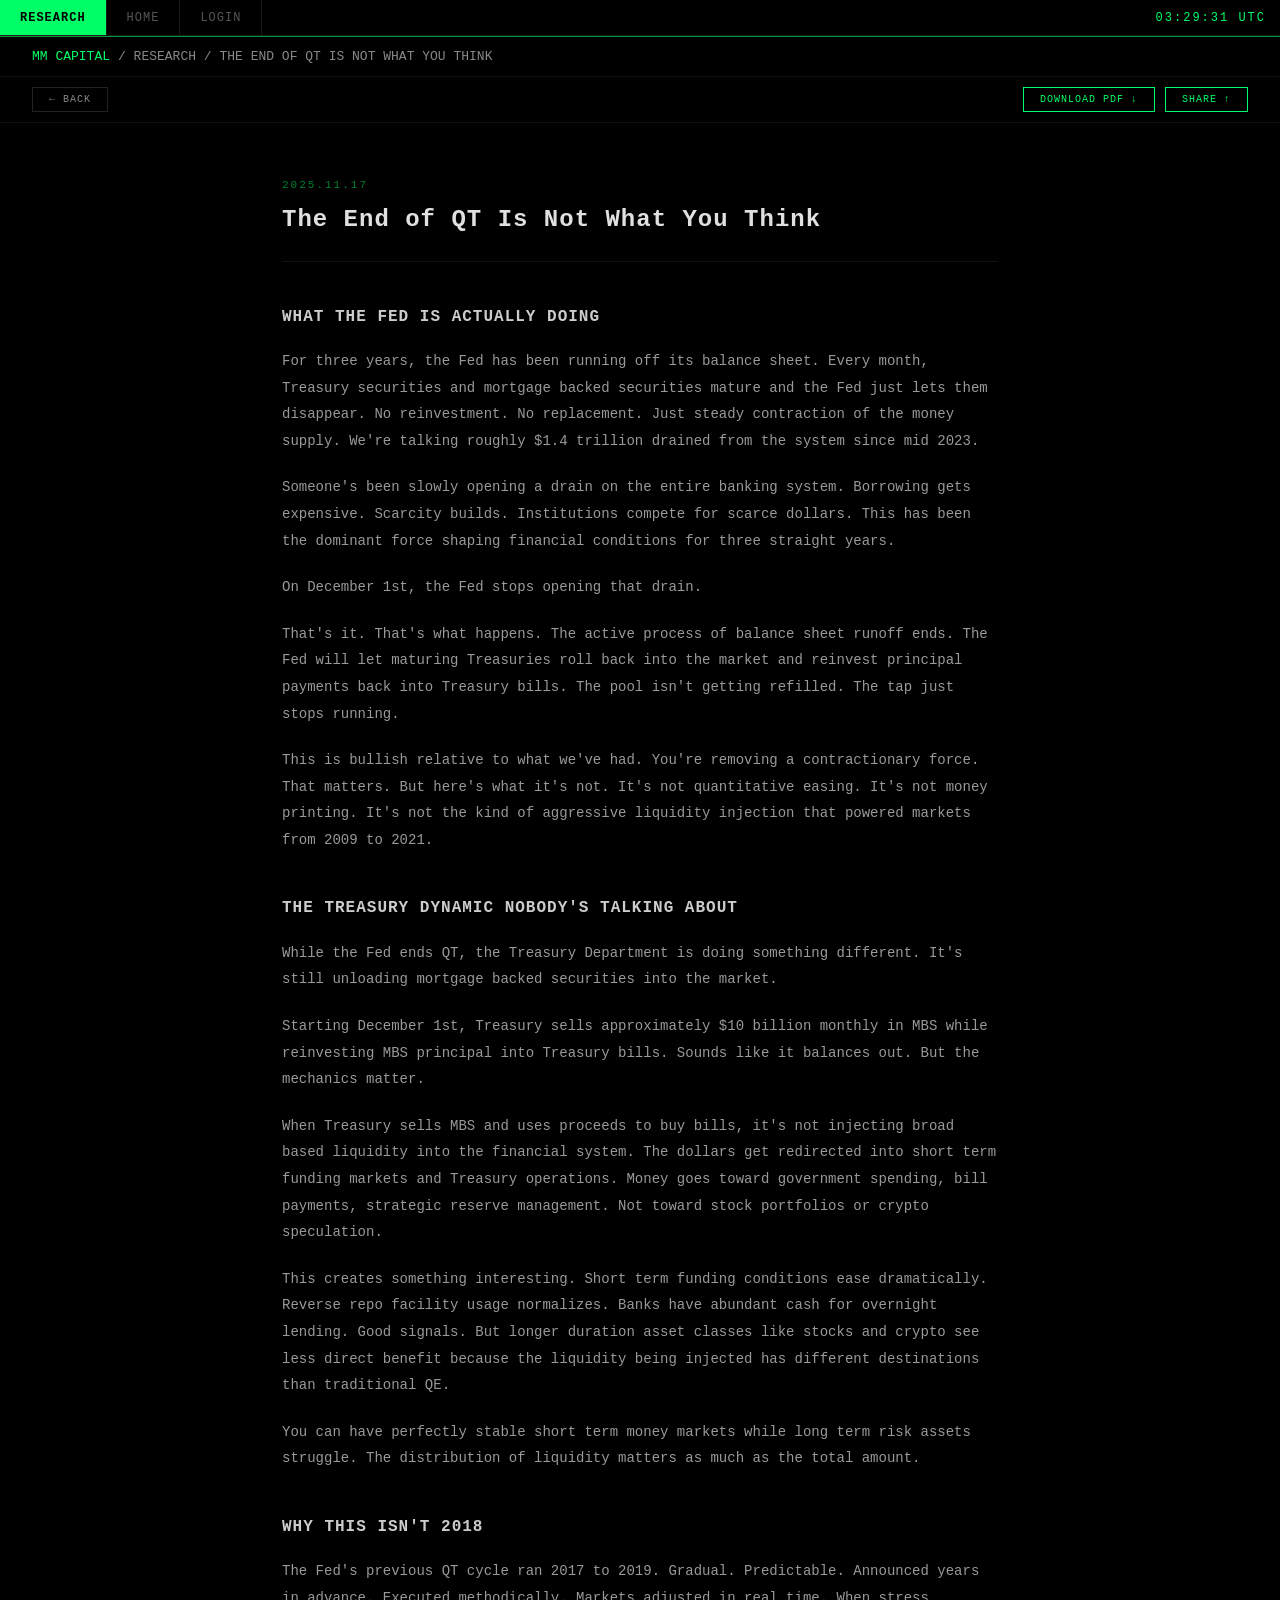
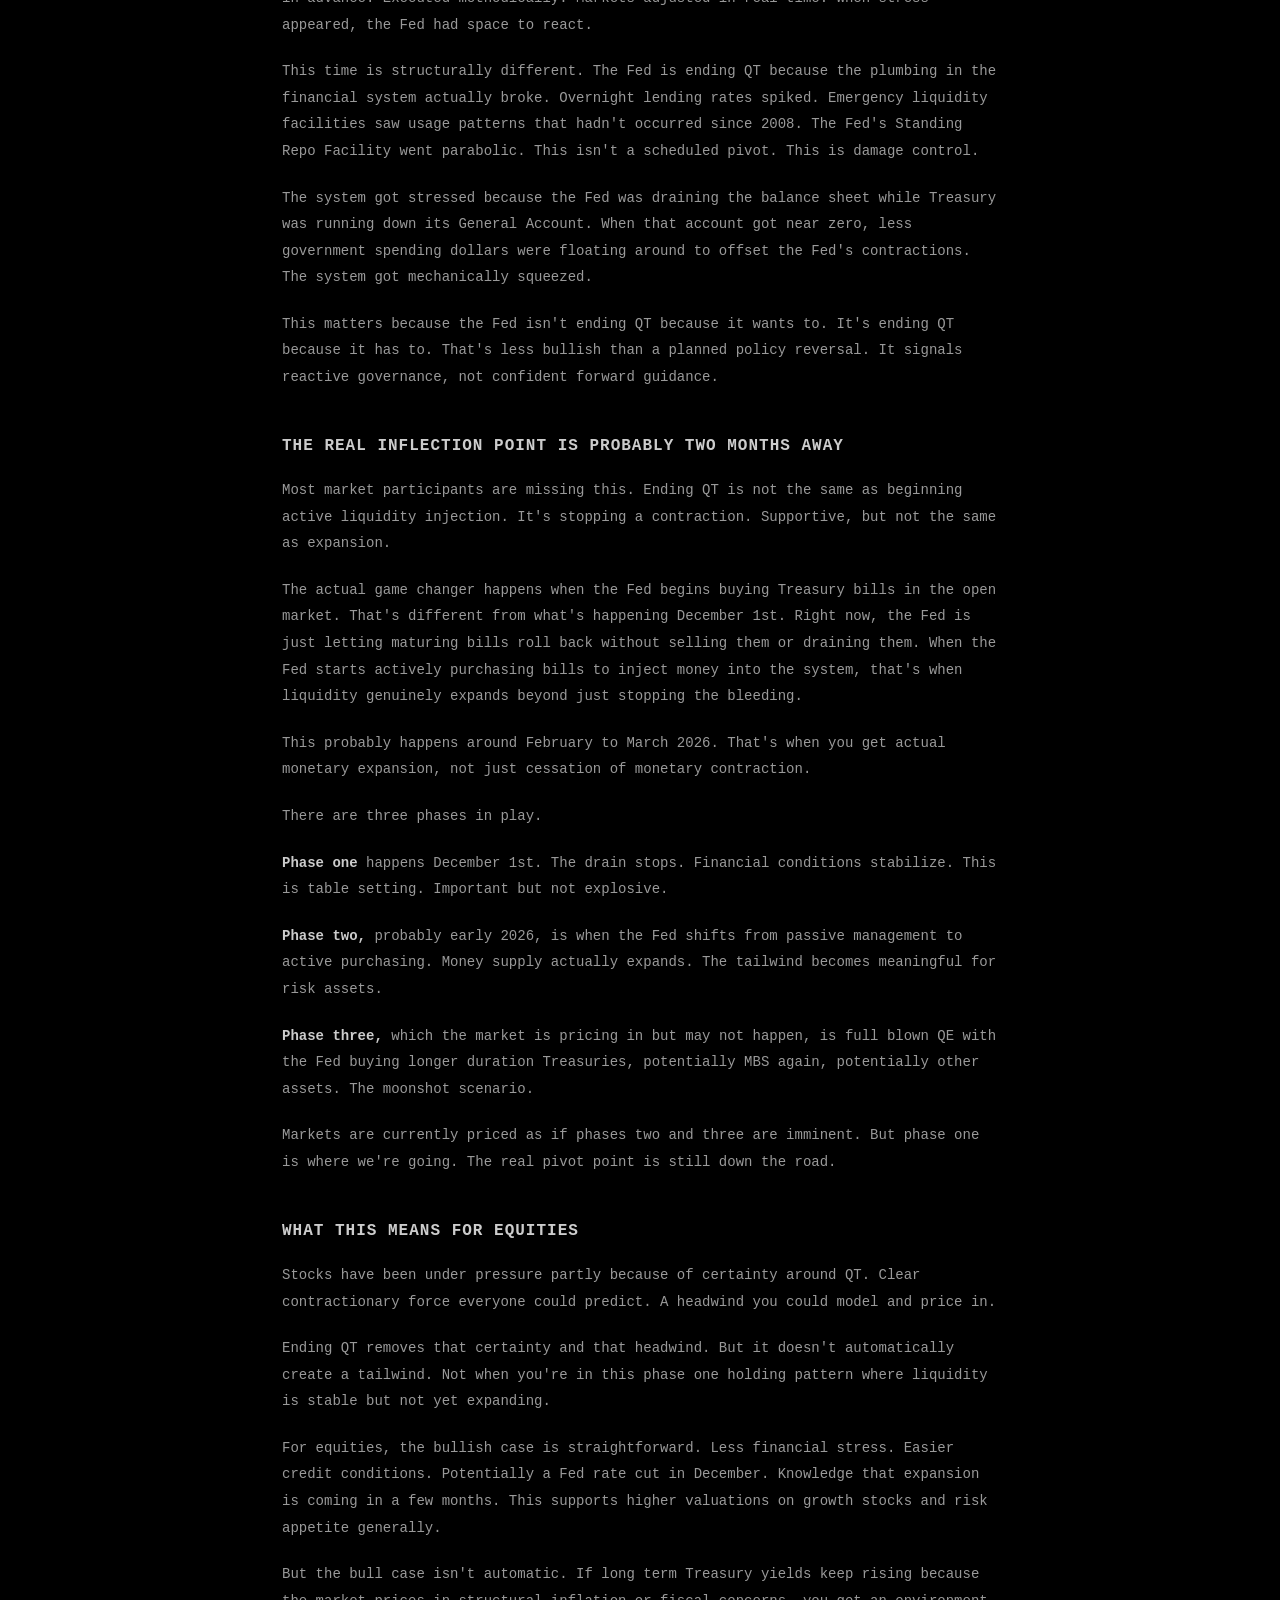
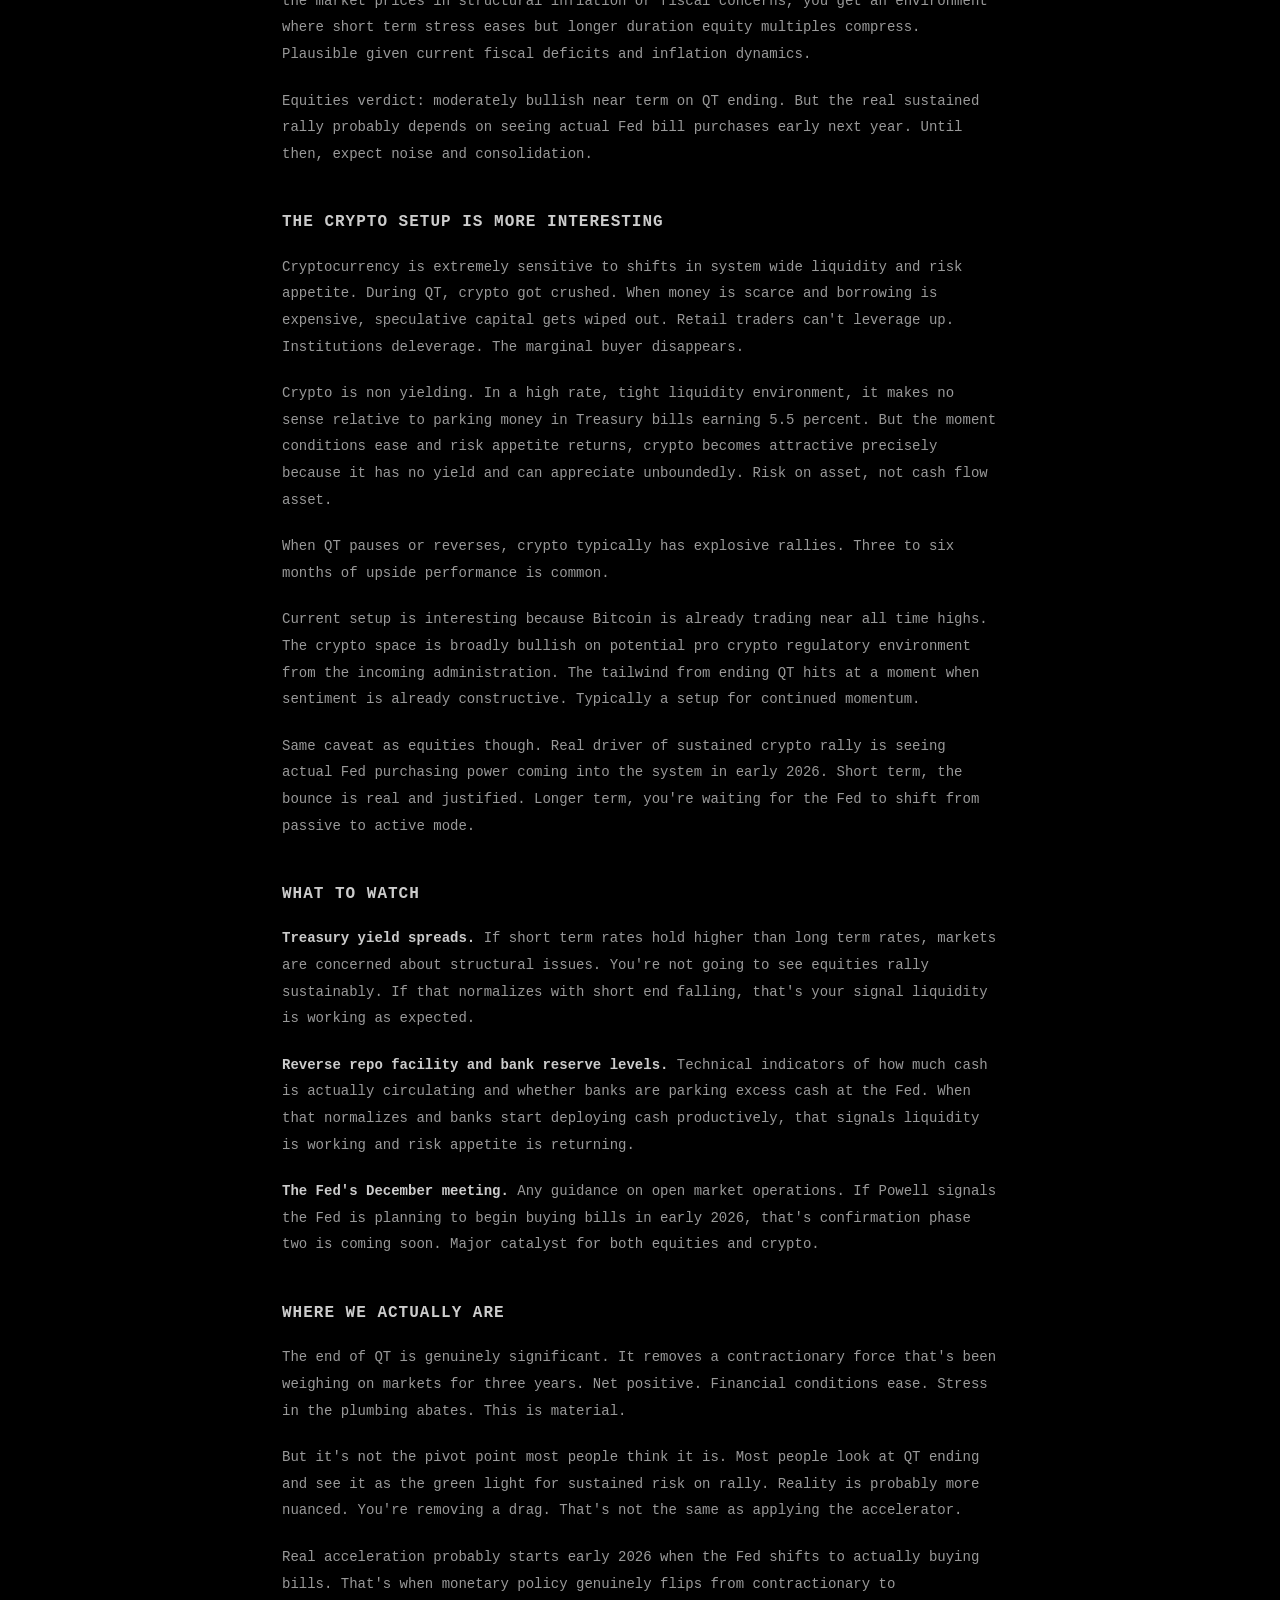
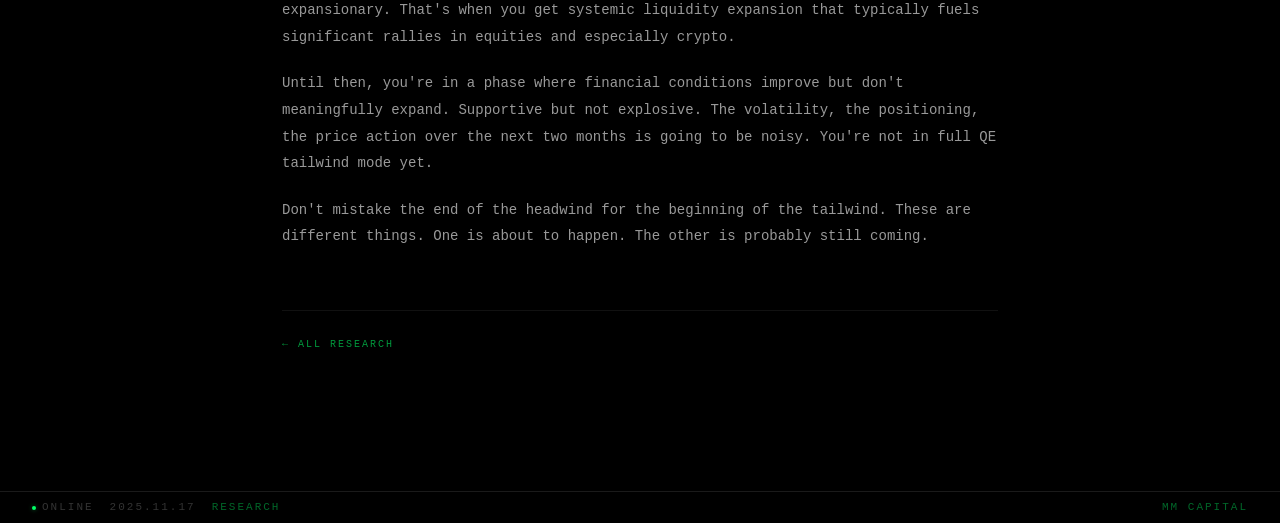
<file: research/end-of-qt-nov-2025.html>
<!DOCTYPE html>
<html lang="en">
<head>
<meta charset="UTF-8">
<meta name="viewport" content="width=device-width, initial-scale=1.0">
<title>The End of QT Is Not What You Think – MM CAPITAL</title>
<link rel="icon" type="image/svg+xml" href="/favicon.svg">
<style>
    * { margin: 0; padding: 0; box-sizing: border-box; }

    body {
        background: #000;
        color: #c5c8c6;
        font-family: 'SF Mono', 'Fira Code', 'Cascadia Code', 'Courier New', monospace;
        min-height: 100vh;
        display: flex;
        flex-direction: column;
        font-size: 12px;
    }

    .fn {
        display: flex;
        align-items: stretch;
        border-bottom: 1px solid #1a1a1a;
        height: 28px;
        flex-shrink: 0;
    }

    .fn-item {
        display: inline-flex;
        align-items: center;
        padding: 0 14px;
        font-size: 10px;
        letter-spacing: 1px;
        color: #555;
        text-decoration: none;
        border-right: 1px solid #1a1a1a;
        transition: background 0.1s, color 0.1s;
        cursor: pointer;
    }

    .fn-item:hover { background: #111; color: #00ff66; }
    .fn-item.active { background: #00ff66; color: #000; font-weight: 700; }
    .fn-fill { flex: 1; border-right: none; }

    .fn-clock {
        display: inline-flex;
        align-items: center;
        padding: 0 14px;
        font-size: 10px;
        letter-spacing: 2px;
        color: #00ff66;
    }

    .rule { height: 1px; background: #00ff66; opacity: 0.6; }

    .cmd {
        padding: 8px 16px;
        font-size: 11px;
        color: #555;
        border-bottom: 1px solid #111;
        display: flex;
        align-items: center;
        gap: 8px;
        flex-shrink: 0;
    }

    .cmd .prompt { color: #00ff66; }
    .cmd .path { color: #888; }

    .toolbar {
        display: flex;
        align-items: center;
        padding: 8px 16px;
        border-bottom: 1px solid #111;
        gap: 10px;
        flex-shrink: 0;
    }

    .toolbar .btn {
        display: inline-flex;
        align-items: center;
        gap: 6px;
        padding: 5px 14px;
        font-size: 9px;
        font-family: inherit;
        letter-spacing: 1px;
        border: 1px solid #222;
        background: transparent;
        color: #888;
        cursor: pointer;
        transition: all 0.15s;
        text-decoration: none;
        white-space: nowrap;
    }

    .toolbar .btn:hover { border-color: #00ff66; color: #00ff66; background: #001a00; }
    .toolbar .btn-accent { border-color: #00ff66; color: #00ff66; }
    .toolbar .btn-accent:hover { background: #00ff66; color: #000; }
    .toolbar-fill { flex: 1; }

    .content {
        flex: 1;
        overflow-y: auto;
        -webkit-overflow-scrolling: touch;
    }

    .article {
        max-width: 680px;
        margin: 0 auto;
        padding: 48px 24px 120px;
    }

    .article-meta {
        margin-bottom: 40px;
        padding-bottom: 24px;
        border-bottom: 1px solid #111;
    }

    .article-date {
        font-size: 10px;
        letter-spacing: 2px;
        color: #00ff66;
        opacity: 0.5;
        margin-bottom: 12px;
    }

    .article-title {
        font-size: 20px;
        font-weight: 700;
        letter-spacing: 1px;
        color: #e0e0e0;
        line-height: 1.4;
    }

    .article-body {
        font-size: 13px;
        line-height: 1.85;
        color: #999;
    }

    .article-body p { margin-bottom: 20px; }

    .article-body h2 {
        font-size: 14px;
        font-weight: 700;
        color: #ccc;
        margin-top: 40px;
        margin-bottom: 16px;
        letter-spacing: 1px;
        text-transform: uppercase;
    }

    .article-body strong { color: #ccc; font-weight: 600; }
    .article-body em { color: #aaa; font-style: italic; }

    .article-nav {
        margin-top: 60px;
        padding-top: 24px;
        border-top: 1px solid #111;
    }

    .article-nav a {
        font-size: 10px;
        letter-spacing: 2px;
        color: #00ff66;
        text-decoration: none;
        opacity: 0.6;
        transition: opacity 0.2s;
    }

    .article-nav a:hover { opacity: 1; }

    .bot {
        display: flex;
        align-items: center;
        height: 24px;
        border-top: 1px solid #1a1a1a;
        padding: 0 16px;
        gap: 16px;
        flex-shrink: 0;
    }

    .bot span { font-size: 9px; letter-spacing: 2px; color: #333; }

    .bot .dot {
        display: inline-block;
        width: 4px;
        height: 4px;
        border-radius: 50%;
        background: #00ff66;
        margin-right: 6px;
        box-shadow: 0 0 4px rgba(0,255,100,0.4);
    }

    .bot .grn { color: #00ff66; opacity: 0.4; }
    .bot-fill { flex: 1; }

    @media (max-width: 600px) {
        .article { padding: 32px 16px 80px; }
        .article-title { font-size: 17px; }
        .article-body { font-size: 12px; }
        .cmd { display: none; }
        .toolbar { padding: 6px 10px; gap: 6px; }
        .toolbar .btn { padding: 4px 10px; font-size: 8px; }
    }

    @media (min-width: 1200px) {
        body { font-size: 14px; }
        .fn { height: 36px; }
        .fn-item { padding: 0 20px; font-size: 12px; }
        .fn-clock { font-size: 12px; }
        .cmd { padding: 12px 32px; font-size: 13px; }
        .toolbar { padding: 10px 32px; }
        .toolbar .btn { padding: 6px 16px; font-size: 10px; }
        .article { max-width: 780px; padding: 56px 32px 140px; }
        .article-date { font-size: 11px; }
        .article-title { font-size: 24px; }
        .article-body { font-size: 14px; line-height: 1.9; }
        .article-body h2 { font-size: 16px; }
        .bot { height: 32px; padding: 0 32px; }
        .bot span { font-size: 11px; }
    }

    @media (min-width: 1600px) {
        body { font-size: 15px; }
        .fn { height: 40px; }
        .fn-item { padding: 0 24px; font-size: 13px; }
        .fn-clock { font-size: 13px; }
        .cmd { padding: 14px 48px; font-size: 14px; }
        .toolbar { padding: 12px 48px; }
        .toolbar .btn { padding: 7px 18px; font-size: 11px; }
        .article { max-width: 860px; padding: 64px 40px 160px; }
        .article-date { font-size: 12px; }
        .article-title { font-size: 26px; }
        .article-body { font-size: 15px; }
        .article-body h2 { font-size: 17px; }
        .bot { height: 36px; padding: 0 48px; }
        .bot span { font-size: 12px; }
    }
</style>
</head>
<body>

<div class="fn">
    <a class="fn-item active" href="./">RESEARCH</a>
    <a class="fn-item" href="../">HOME</a>
    <a class="fn-item" href="../login.html">LOGIN</a>
    <span class="fn-item fn-fill"></span>
    <span class="fn-clock" id="clock">00:00:00</span>
</div>
<div class="rule"></div>

<div class="cmd">
    <span class="prompt">MM CAPITAL</span>
    <span class="path">/ RESEARCH / THE END OF QT IS NOT WHAT YOU THINK</span>
</div>

<div class="toolbar">
    <a class="btn" href="./">&larr; BACK</a>
    <span class="toolbar-fill"></span>
    <a class="btn btn-accent" href="end-of-qt-nov-2025.pdf" download>DOWNLOAD PDF &darr;</a>
    <button class="btn btn-accent" onclick="shareArticle()">SHARE &uarr;</button>
</div>

<div class="content">
    <article class="article">
        <div class="article-meta">
            <div class="article-date">2025.11.17</div>
            <h1 class="article-title">The End of QT Is Not What You Think</h1>
        </div>

        <div class="article-body">
            <h2>What the Fed Is Actually Doing</h2>

            <p>For three years, the Fed has been running off its balance sheet. Every month, Treasury securities and mortgage backed securities mature and the Fed just lets them disappear. No reinvestment. No replacement. Just steady contraction of the money supply. We're talking roughly $1.4 trillion drained from the system since mid 2023.</p>

            <p>Someone's been slowly opening a drain on the entire banking system. Borrowing gets expensive. Scarcity builds. Institutions compete for scarce dollars. This has been the dominant force shaping financial conditions for three straight years.</p>

            <p>On December 1st, the Fed stops opening that drain.</p>

            <p>That's it. That's what happens. The active process of balance sheet runoff ends. The Fed will let maturing Treasuries roll back into the market and reinvest principal payments back into Treasury bills. The pool isn't getting refilled. The tap just stops running.</p>

            <p>This is bullish relative to what we've had. You're removing a contractionary force. That matters. But here's what it's not. It's not quantitative easing. It's not money printing. It's not the kind of aggressive liquidity injection that powered markets from 2009 to 2021.</p>

            <h2>The Treasury Dynamic Nobody's Talking About</h2>

            <p>While the Fed ends QT, the Treasury Department is doing something different. It's still unloading mortgage backed securities into the market.</p>

            <p>Starting December 1st, Treasury sells approximately $10 billion monthly in MBS while reinvesting MBS principal into Treasury bills. Sounds like it balances out. But the mechanics matter.</p>

            <p>When Treasury sells MBS and uses proceeds to buy bills, it's not injecting broad based liquidity into the financial system. The dollars get redirected into short term funding markets and Treasury operations. Money goes toward government spending, bill payments, strategic reserve management. Not toward stock portfolios or crypto speculation.</p>

            <p>This creates something interesting. Short term funding conditions ease dramatically. Reverse repo facility usage normalizes. Banks have abundant cash for overnight lending. Good signals. But longer duration asset classes like stocks and crypto see less direct benefit because the liquidity being injected has different destinations than traditional QE.</p>

            <p>You can have perfectly stable short term money markets while long term risk assets struggle. The distribution of liquidity matters as much as the total amount.</p>

            <h2>Why This Isn't 2018</h2>

            <p>The Fed's previous QT cycle ran 2017 to 2019. Gradual. Predictable. Announced years in advance. Executed methodically. Markets adjusted in real time. When stress appeared, the Fed had space to react.</p>

            <p>This time is structurally different. The Fed is ending QT because the plumbing in the financial system actually broke. Overnight lending rates spiked. Emergency liquidity facilities saw usage patterns that hadn't occurred since 2008. The Fed's Standing Repo Facility went parabolic. This isn't a scheduled pivot. This is damage control.</p>

            <p>The system got stressed because the Fed was draining the balance sheet while Treasury was running down its General Account. When that account got near zero, less government spending dollars were floating around to offset the Fed's contractions. The system got mechanically squeezed.</p>

            <p>This matters because the Fed isn't ending QT because it wants to. It's ending QT because it has to. That's less bullish than a planned policy reversal. It signals reactive governance, not confident forward guidance.</p>

            <h2>The Real Inflection Point Is Probably Two Months Away</h2>

            <p>Most market participants are missing this. Ending QT is not the same as beginning active liquidity injection. It's stopping a contraction. Supportive, but not the same as expansion.</p>

            <p>The actual game changer happens when the Fed begins buying Treasury bills in the open market. That's different from what's happening December 1st. Right now, the Fed is just letting maturing bills roll back without selling them or draining them. When the Fed starts actively purchasing bills to inject money into the system, that's when liquidity genuinely expands beyond just stopping the bleeding.</p>

            <p>This probably happens around February to March 2026. That's when you get actual monetary expansion, not just cessation of monetary contraction.</p>

            <p>There are three phases in play.</p>

            <p><strong>Phase one</strong> happens December 1st. The drain stops. Financial conditions stabilize. This is table setting. Important but not explosive.</p>

            <p><strong>Phase two,</strong> probably early 2026, is when the Fed shifts from passive management to active purchasing. Money supply actually expands. The tailwind becomes meaningful for risk assets.</p>

            <p><strong>Phase three,</strong> which the market is pricing in but may not happen, is full blown QE with the Fed buying longer duration Treasuries, potentially MBS again, potentially other assets. The moonshot scenario.</p>

            <p>Markets are currently priced as if phases two and three are imminent. But phase one is where we're going. The real pivot point is still down the road.</p>

            <h2>What This Means for Equities</h2>

            <p>Stocks have been under pressure partly because of certainty around QT. Clear contractionary force everyone could predict. A headwind you could model and price in.</p>

            <p>Ending QT removes that certainty and that headwind. But it doesn't automatically create a tailwind. Not when you're in this phase one holding pattern where liquidity is stable but not yet expanding.</p>

            <p>For equities, the bullish case is straightforward. Less financial stress. Easier credit conditions. Potentially a Fed rate cut in December. Knowledge that expansion is coming in a few months. This supports higher valuations on growth stocks and risk appetite generally.</p>

            <p>But the bull case isn't automatic. If long term Treasury yields keep rising because the market prices in structural inflation or fiscal concerns, you get an environment where short term stress eases but longer duration equity multiples compress. Plausible given current fiscal deficits and inflation dynamics.</p>

            <p>Equities verdict: moderately bullish near term on QT ending. But the real sustained rally probably depends on seeing actual Fed bill purchases early next year. Until then, expect noise and consolidation.</p>

            <h2>The Crypto Setup Is More Interesting</h2>

            <p>Cryptocurrency is extremely sensitive to shifts in system wide liquidity and risk appetite. During QT, crypto got crushed. When money is scarce and borrowing is expensive, speculative capital gets wiped out. Retail traders can't leverage up. Institutions deleverage. The marginal buyer disappears.</p>

            <p>Crypto is non yielding. In a high rate, tight liquidity environment, it makes no sense relative to parking money in Treasury bills earning 5.5 percent. But the moment conditions ease and risk appetite returns, crypto becomes attractive precisely because it has no yield and can appreciate unboundedly. Risk on asset, not cash flow asset.</p>

            <p>When QT pauses or reverses, crypto typically has explosive rallies. Three to six months of upside performance is common.</p>

            <p>Current setup is interesting because Bitcoin is already trading near all time highs. The crypto space is broadly bullish on potential pro crypto regulatory environment from the incoming administration. The tailwind from ending QT hits at a moment when sentiment is already constructive. Typically a setup for continued momentum.</p>

            <p>Same caveat as equities though. Real driver of sustained crypto rally is seeing actual Fed purchasing power coming into the system in early 2026. Short term, the bounce is real and justified. Longer term, you're waiting for the Fed to shift from passive to active mode.</p>

            <h2>What to Watch</h2>

            <p><strong>Treasury yield spreads.</strong> If short term rates hold higher than long term rates, markets are concerned about structural issues. You're not going to see equities rally sustainably. If that normalizes with short end falling, that's your signal liquidity is working as expected.</p>

            <p><strong>Reverse repo facility and bank reserve levels.</strong> Technical indicators of how much cash is actually circulating and whether banks are parking excess cash at the Fed. When that normalizes and banks start deploying cash productively, that signals liquidity is working and risk appetite is returning.</p>

            <p><strong>The Fed's December meeting.</strong> Any guidance on open market operations. If Powell signals the Fed is planning to begin buying bills in early 2026, that's confirmation phase two is coming soon. Major catalyst for both equities and crypto.</p>

            <h2>Where We Actually Are</h2>

            <p>The end of QT is genuinely significant. It removes a contractionary force that's been weighing on markets for three years. Net positive. Financial conditions ease. Stress in the plumbing abates. This is material.</p>

            <p>But it's not the pivot point most people think it is. Most people look at QT ending and see it as the green light for sustained risk on rally. Reality is probably more nuanced. You're removing a drag. That's not the same as applying the accelerator.</p>

            <p>Real acceleration probably starts early 2026 when the Fed shifts to actually buying bills. That's when monetary policy genuinely flips from contractionary to expansionary. That's when you get systemic liquidity expansion that typically fuels significant rallies in equities and especially crypto.</p>

            <p>Until then, you're in a phase where financial conditions improve but don't meaningfully expand. Supportive but not explosive. The volatility, the positioning, the price action over the next two months is going to be noisy. You're not in full QE tailwind mode yet.</p>

            <p>Don't mistake the end of the headwind for the beginning of the tailwind. These are different things. One is about to happen. The other is probably still coming.</p>
        </div>

        <nav class="article-nav">
            <a href="./">&larr; ALL RESEARCH</a>
        </nav>
    </article>
</div>

<div class="bot">
    <span><span class="dot"></span>ONLINE</span>
    <span>2025.11.17</span>
    <span class="grn">RESEARCH</span>
    <span class="bot-fill"></span>
    <span class="grn">MM CAPITAL</span>
</div>

<script>
    function tick() {
        var n = new Date();
        document.getElementById('clock').textContent =
            String(n.getUTCHours()).padStart(2,'0') + ':' +
            String(n.getUTCMinutes()).padStart(2,'0') + ':' +
            String(n.getUTCSeconds()).padStart(2,'0') + ' UTC';
    }
    tick(); setInterval(tick, 1000);

    function shareArticle() {
        var data = { title: document.title, url: window.location.href };
        if (navigator.share) {
            navigator.share(data);
        } else {
            navigator.clipboard.writeText(window.location.href).then(function() {
                var btn = document.querySelector('[onclick="shareArticle()"]');
                var orig = btn.textContent;
                btn.textContent = 'COPIED';
                setTimeout(function() { btn.innerHTML = 'SHARE &uarr;'; }, 1500);
            });
        }
    }
</script>

</body>
</html>
</file>
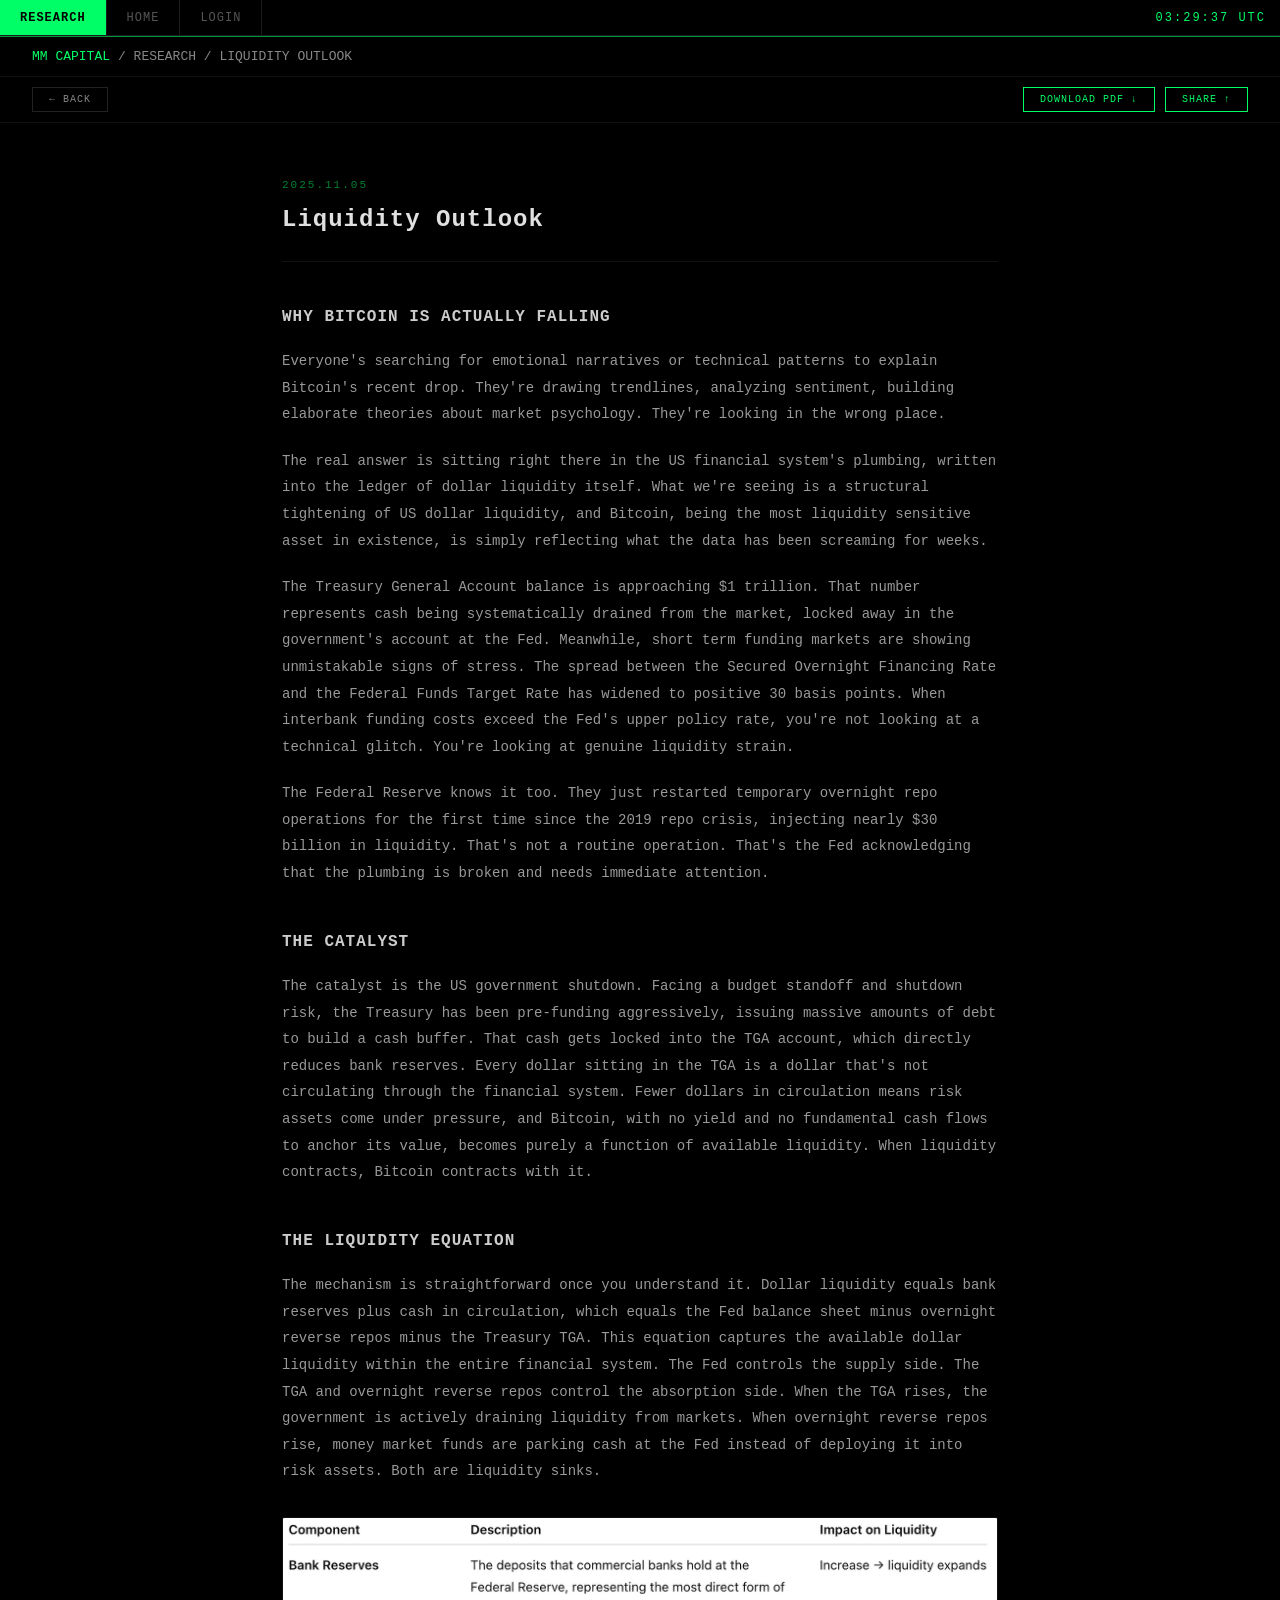
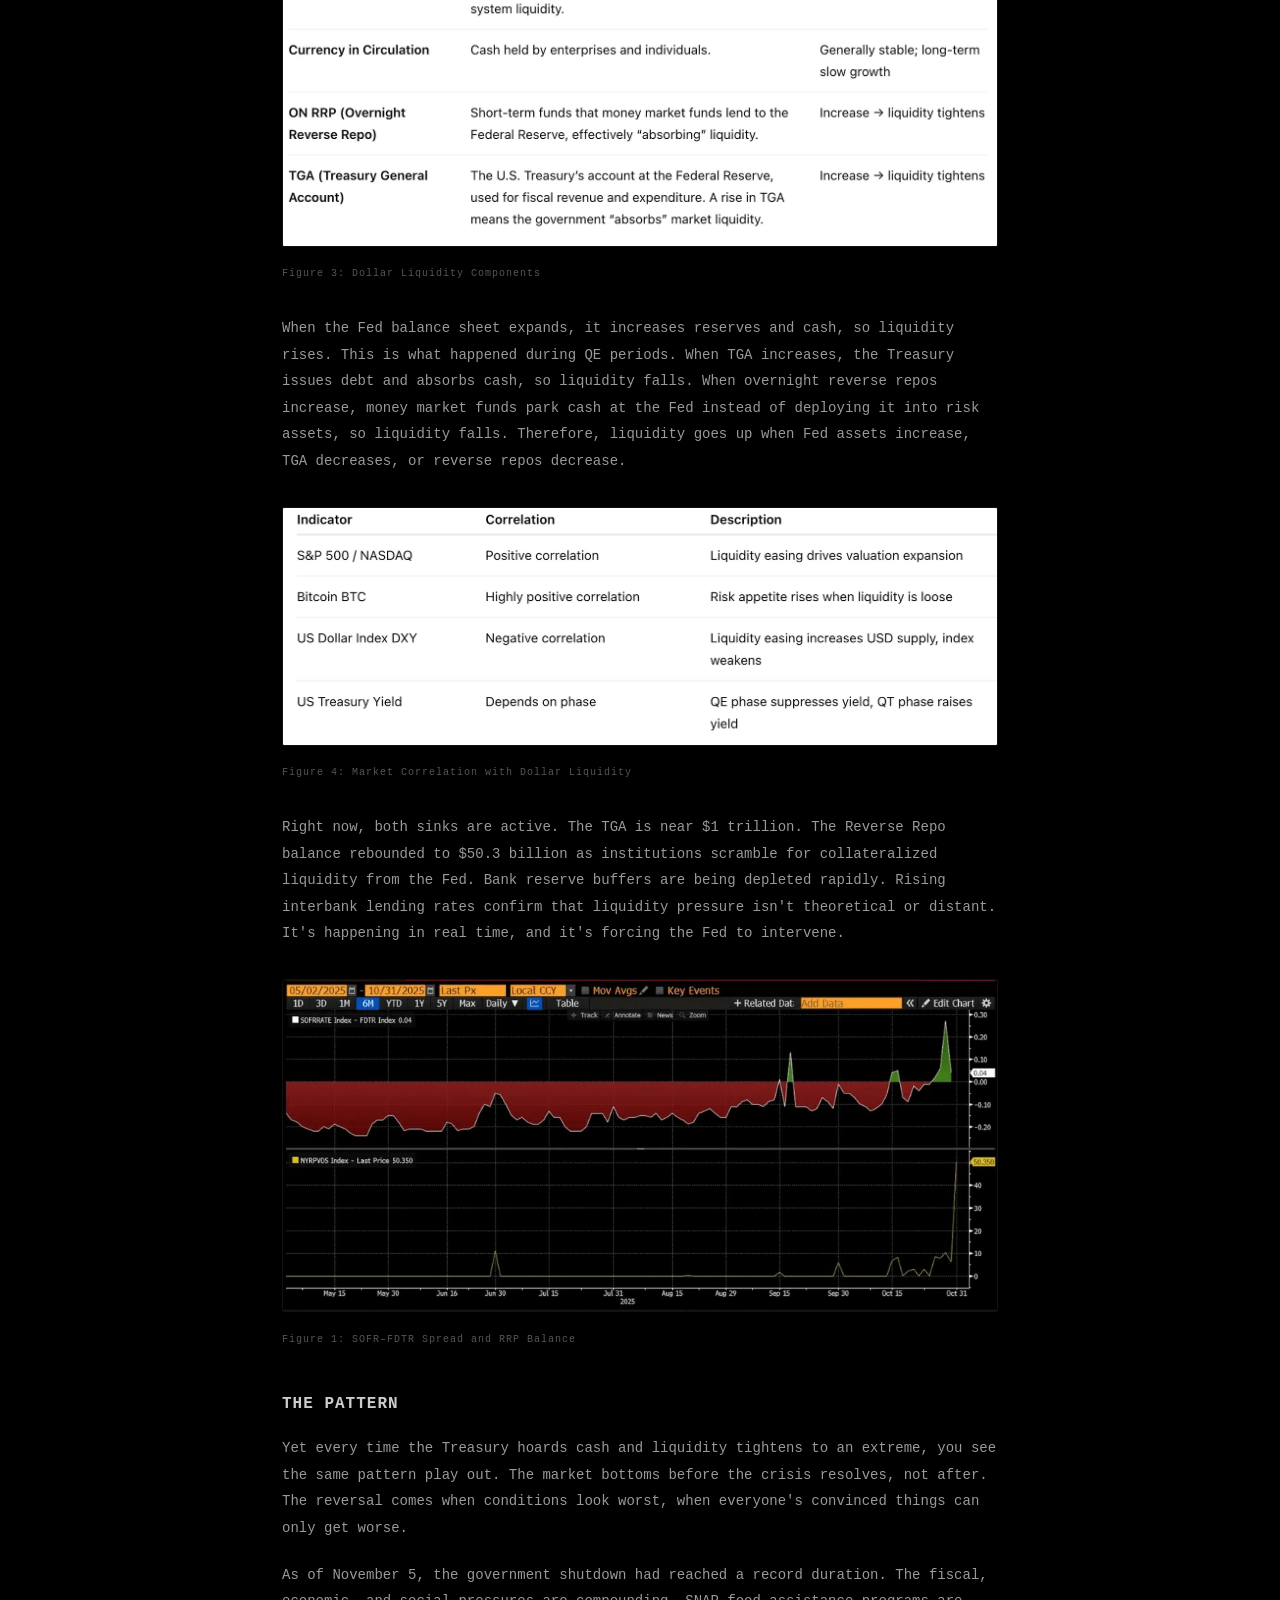
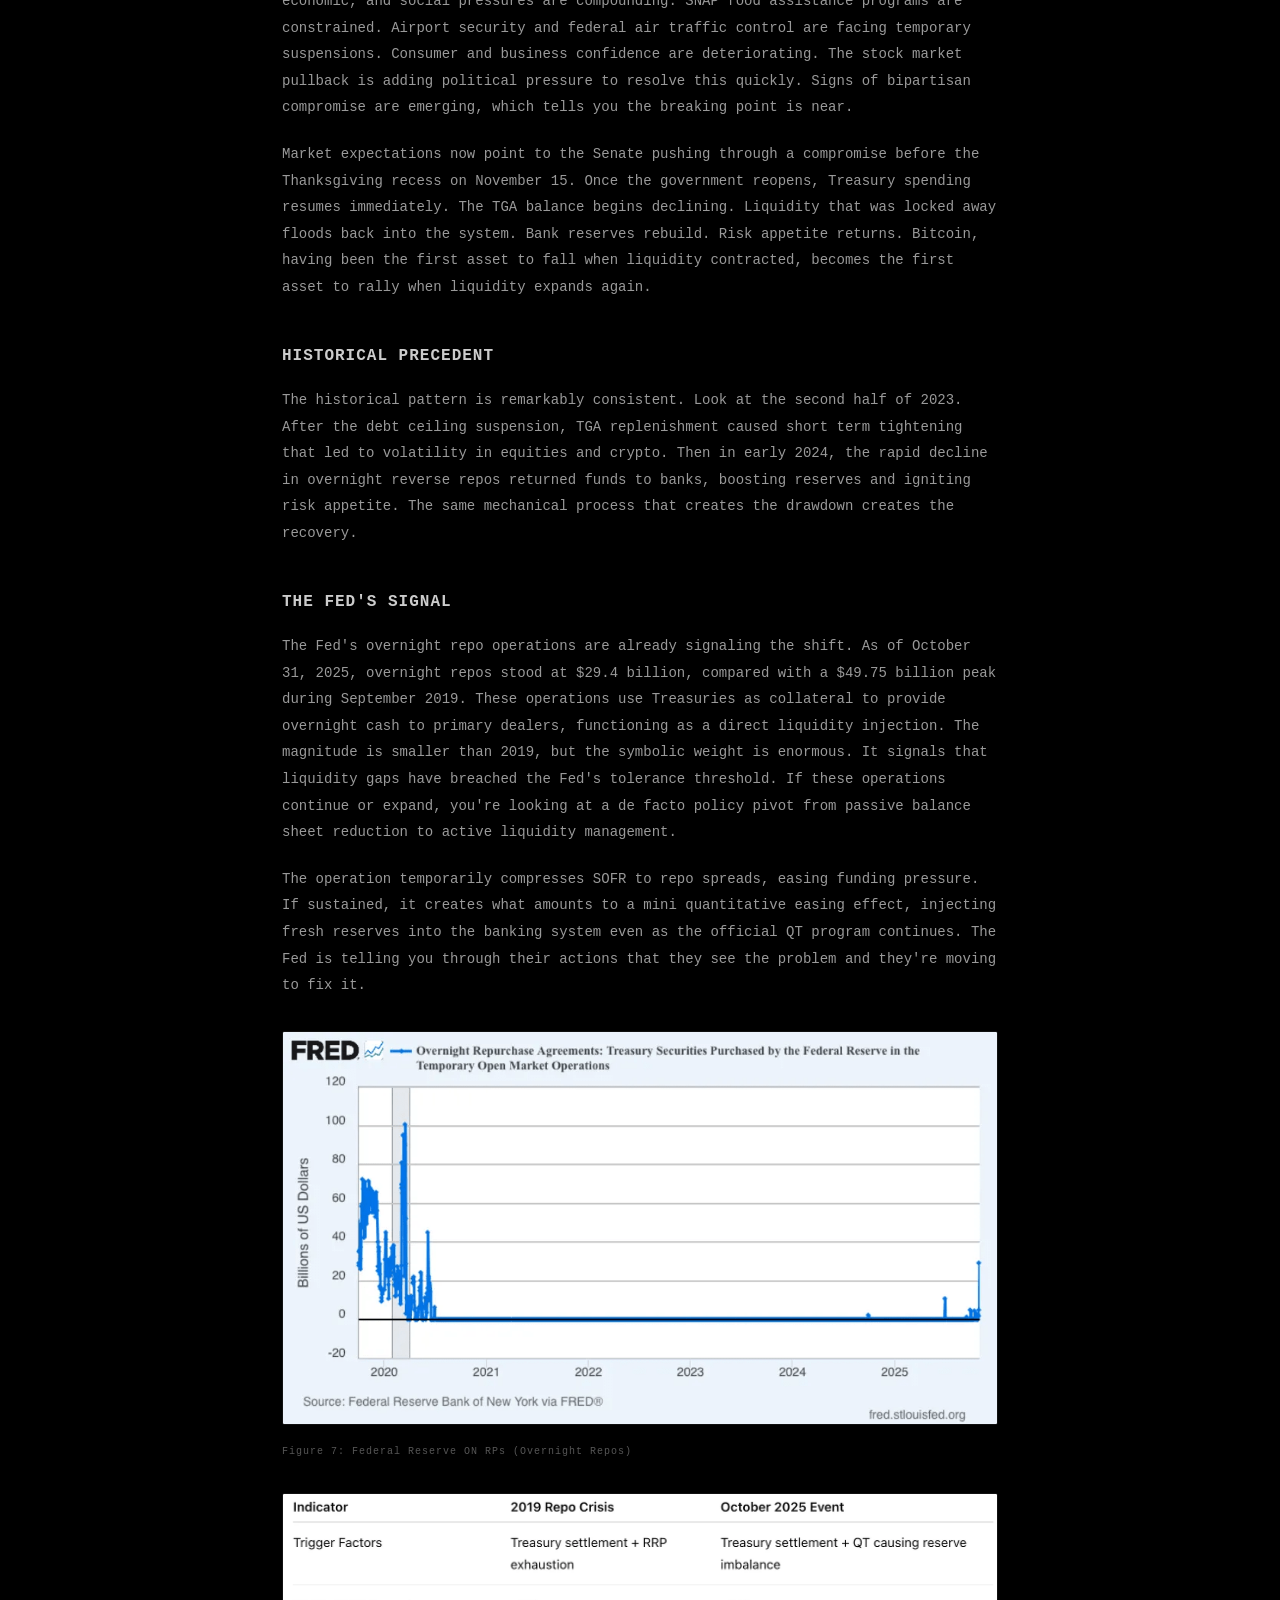
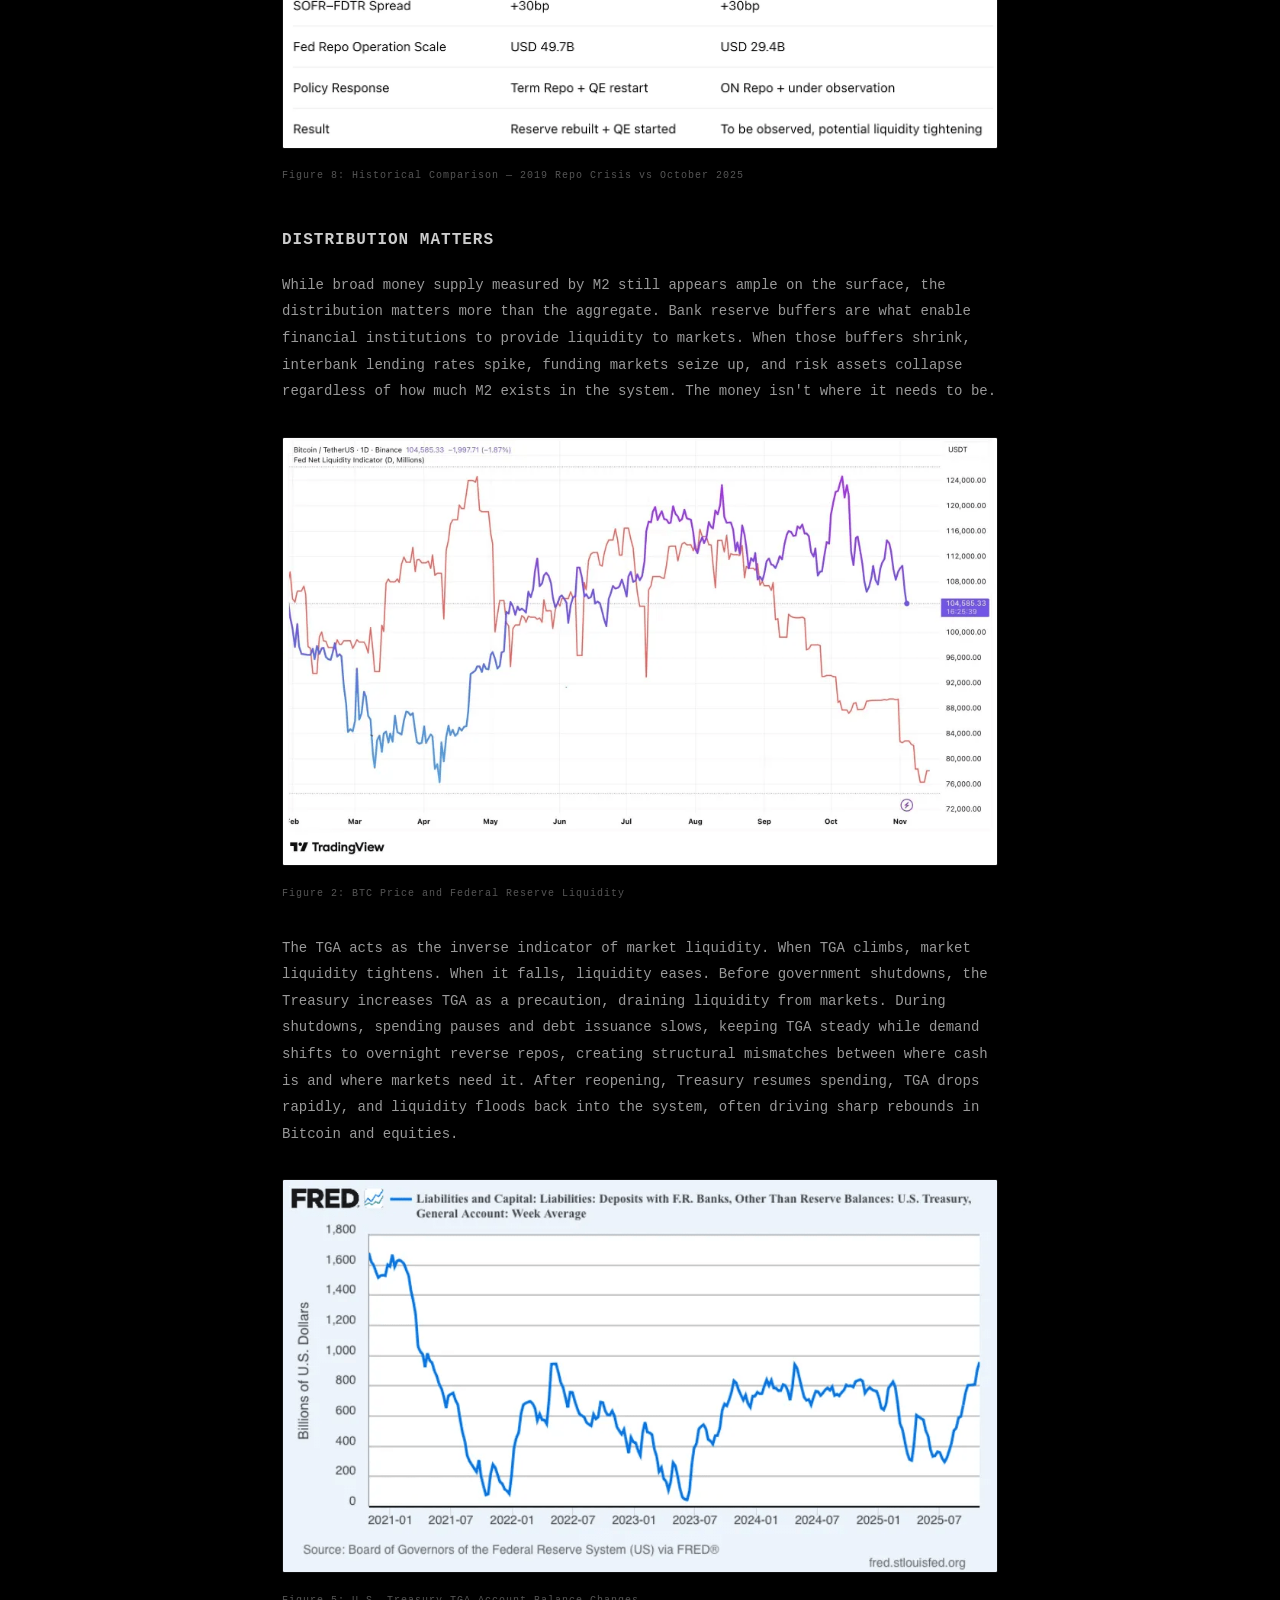
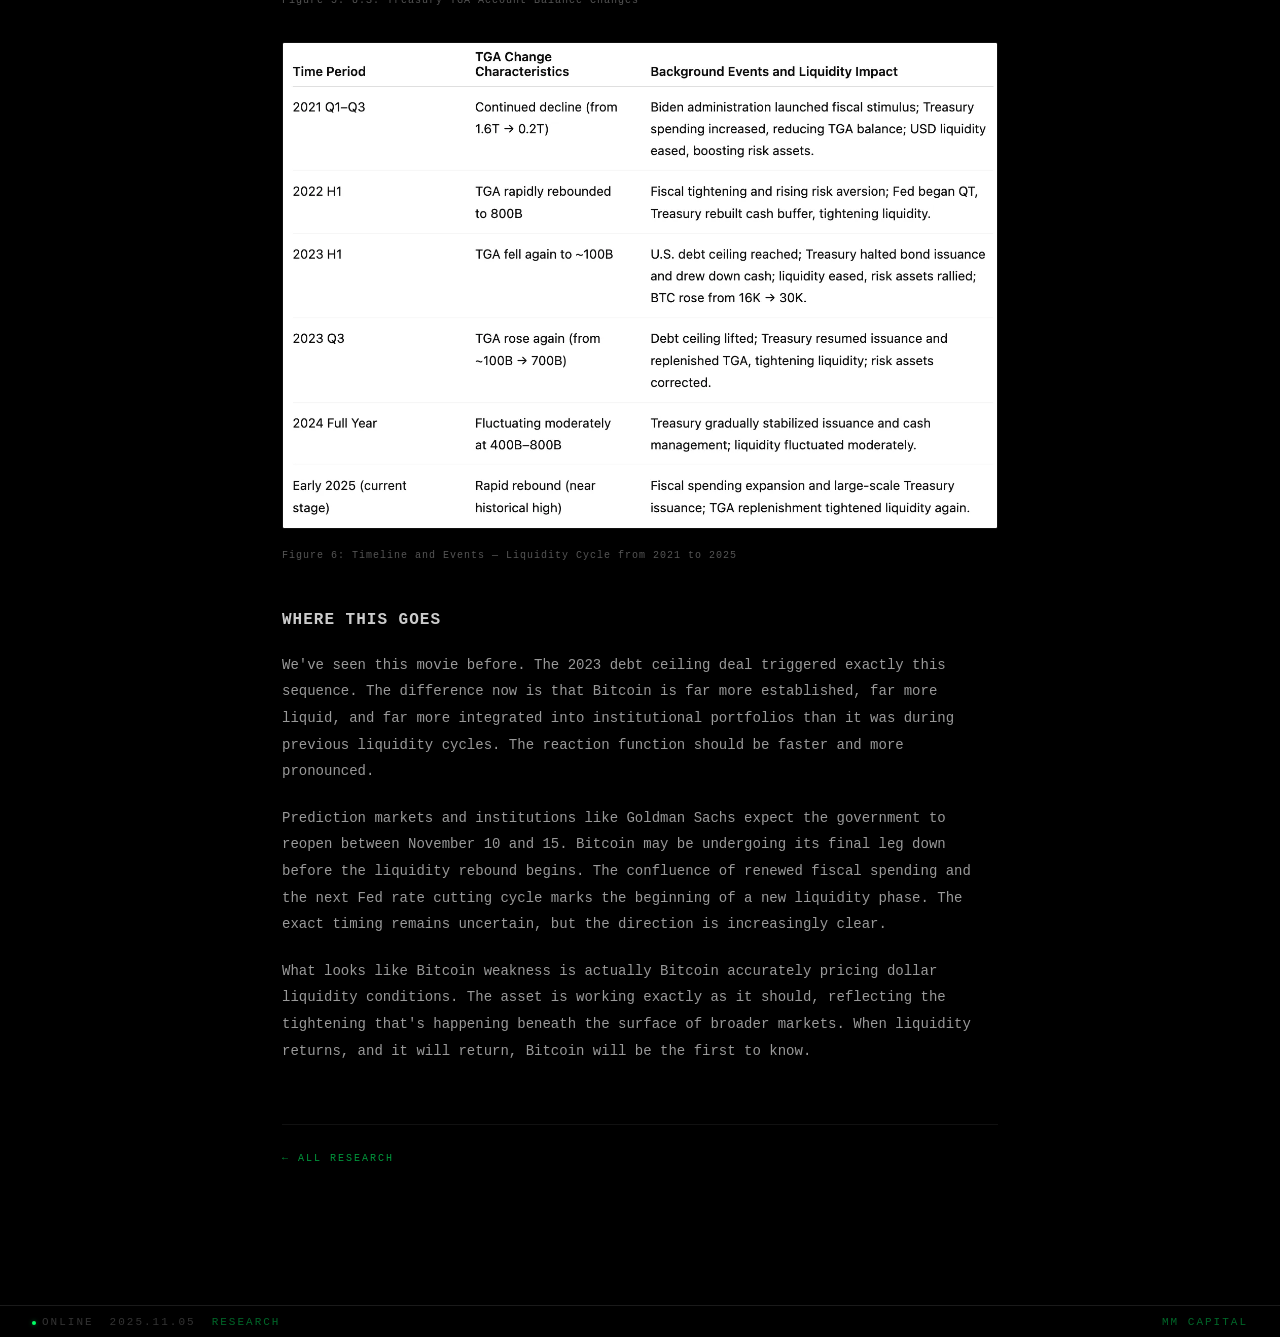
<file: research/liquidity-outlook-nov-2025.html>
<!DOCTYPE html>
<html lang="en">
<head>
<meta charset="UTF-8">
<meta name="viewport" content="width=device-width, initial-scale=1.0">
<title>Liquidity Outlook – MM CAPITAL</title>
<link rel="icon" type="image/svg+xml" href="/favicon.svg">
<style>
    * { margin: 0; padding: 0; box-sizing: border-box; }

    body {
        background: #000;
        color: #c5c8c6;
        font-family: 'SF Mono', 'Fira Code', 'Cascadia Code', 'Courier New', monospace;
        min-height: 100vh;
        display: flex;
        flex-direction: column;
        font-size: 12px;
    }

    .fn {
        display: flex;
        align-items: stretch;
        border-bottom: 1px solid #1a1a1a;
        height: 28px;
        flex-shrink: 0;
    }

    .fn-item {
        display: inline-flex;
        align-items: center;
        padding: 0 14px;
        font-size: 10px;
        letter-spacing: 1px;
        color: #555;
        text-decoration: none;
        border-right: 1px solid #1a1a1a;
        transition: background 0.1s, color 0.1s;
        cursor: pointer;
    }

    .fn-item:hover { background: #111; color: #00ff66; }
    .fn-item.active { background: #00ff66; color: #000; font-weight: 700; }
    .fn-fill { flex: 1; border-right: none; }

    .fn-clock {
        display: inline-flex;
        align-items: center;
        padding: 0 14px;
        font-size: 10px;
        letter-spacing: 2px;
        color: #00ff66;
    }

    .rule { height: 1px; background: #00ff66; opacity: 0.6; }

    .cmd {
        padding: 8px 16px;
        font-size: 11px;
        color: #555;
        border-bottom: 1px solid #111;
        display: flex;
        align-items: center;
        gap: 8px;
        flex-shrink: 0;
    }

    .cmd .prompt { color: #00ff66; }
    .cmd .path { color: #888; }

    .toolbar {
        display: flex;
        align-items: center;
        padding: 8px 16px;
        border-bottom: 1px solid #111;
        gap: 10px;
        flex-shrink: 0;
    }

    .toolbar .btn {
        display: inline-flex;
        align-items: center;
        gap: 6px;
        padding: 5px 14px;
        font-size: 9px;
        font-family: inherit;
        letter-spacing: 1px;
        border: 1px solid #222;
        background: transparent;
        color: #888;
        cursor: pointer;
        transition: all 0.15s;
        text-decoration: none;
        white-space: nowrap;
    }

    .toolbar .btn:hover { border-color: #00ff66; color: #00ff66; background: #001a00; }
    .toolbar .btn-accent { border-color: #00ff66; color: #00ff66; }
    .toolbar .btn-accent:hover { background: #00ff66; color: #000; }
    .toolbar-fill { flex: 1; }

    .content {
        flex: 1;
        overflow-y: auto;
        -webkit-overflow-scrolling: touch;
    }

    .article {
        max-width: 680px;
        margin: 0 auto;
        padding: 48px 24px 120px;
    }

    .article-meta {
        margin-bottom: 40px;
        padding-bottom: 24px;
        border-bottom: 1px solid #111;
    }

    .article-date {
        font-size: 10px;
        letter-spacing: 2px;
        color: #00ff66;
        opacity: 0.5;
        margin-bottom: 12px;
    }

    .article-title {
        font-size: 20px;
        font-weight: 700;
        letter-spacing: 1px;
        color: #e0e0e0;
        line-height: 1.4;
    }

    .article-body {
        font-size: 13px;
        line-height: 1.85;
        color: #999;
    }

    .article-body p { margin-bottom: 20px; }

    .article-body h2 {
        font-size: 14px;
        font-weight: 700;
        color: #ccc;
        margin-top: 40px;
        margin-bottom: 16px;
        letter-spacing: 1px;
        text-transform: uppercase;
    }

    .article-body strong { color: #ccc; font-weight: 600; }
    .article-body em { color: #aaa; font-style: italic; }

    .article-body figure {
        margin: 32px 0;
    }

    .article-body figure img {
        width: 100%;
        height: auto;
        border: 1px solid #111;
        border-radius: 2px;
    }

    .article-body figcaption {
        font-size: 10px;
        letter-spacing: 1px;
        color: #555;
        margin-top: 8px;
    }

    .article-nav {
        margin-top: 60px;
        padding-top: 24px;
        border-top: 1px solid #111;
    }

    .article-nav a {
        font-size: 10px;
        letter-spacing: 2px;
        color: #00ff66;
        text-decoration: none;
        opacity: 0.6;
        transition: opacity 0.2s;
    }

    .article-nav a:hover { opacity: 1; }

    .bot {
        display: flex;
        align-items: center;
        height: 24px;
        border-top: 1px solid #1a1a1a;
        padding: 0 16px;
        gap: 16px;
        flex-shrink: 0;
    }

    .bot span { font-size: 9px; letter-spacing: 2px; color: #333; }

    .bot .dot {
        display: inline-block;
        width: 4px;
        height: 4px;
        border-radius: 50%;
        background: #00ff66;
        margin-right: 6px;
        box-shadow: 0 0 4px rgba(0,255,100,0.4);
    }

    .bot .grn { color: #00ff66; opacity: 0.4; }
    .bot-fill { flex: 1; }

    @media (max-width: 600px) {
        .article { padding: 32px 16px 80px; }
        .article-title { font-size: 17px; }
        .article-body { font-size: 12px; }
        .cmd { display: none; }
        .toolbar { padding: 6px 10px; gap: 6px; }
        .toolbar .btn { padding: 4px 10px; font-size: 8px; }
    }

    @media (min-width: 1200px) {
        body { font-size: 14px; }
        .fn { height: 36px; }
        .fn-item { padding: 0 20px; font-size: 12px; }
        .fn-clock { font-size: 12px; }
        .cmd { padding: 12px 32px; font-size: 13px; }
        .toolbar { padding: 10px 32px; }
        .toolbar .btn { padding: 6px 16px; font-size: 10px; }
        .article { max-width: 780px; padding: 56px 32px 140px; }
        .article-date { font-size: 11px; }
        .article-title { font-size: 24px; }
        .article-body { font-size: 14px; line-height: 1.9; }
        .article-body h2 { font-size: 16px; }
        .bot { height: 32px; padding: 0 32px; }
        .bot span { font-size: 11px; }
    }

    @media (min-width: 1600px) {
        body { font-size: 15px; }
        .fn { height: 40px; }
        .fn-item { padding: 0 24px; font-size: 13px; }
        .fn-clock { font-size: 13px; }
        .cmd { padding: 14px 48px; font-size: 14px; }
        .toolbar { padding: 12px 48px; }
        .toolbar .btn { padding: 7px 18px; font-size: 11px; }
        .article { max-width: 860px; padding: 64px 40px 160px; }
        .article-date { font-size: 12px; }
        .article-title { font-size: 26px; }
        .article-body { font-size: 15px; }
        .article-body h2 { font-size: 17px; }
        .bot { height: 36px; padding: 0 48px; }
        .bot span { font-size: 12px; }
    }
</style>
</head>
<body>

<div class="fn">
    <a class="fn-item active" href="./">RESEARCH</a>
    <a class="fn-item" href="../">HOME</a>
    <a class="fn-item" href="../login.html">LOGIN</a>
    <span class="fn-item fn-fill"></span>
    <span class="fn-clock" id="clock">00:00:00</span>
</div>
<div class="rule"></div>

<div class="cmd">
    <span class="prompt">MM CAPITAL</span>
    <span class="path">/ RESEARCH / LIQUIDITY OUTLOOK</span>
</div>

<div class="toolbar">
    <a class="btn" href="./">&larr; BACK</a>
    <span class="toolbar-fill"></span>
    <a class="btn btn-accent" href="liquidity-outlook-nov-2025.pdf" download>DOWNLOAD PDF &darr;</a>
    <button class="btn btn-accent" onclick="shareArticle()">SHARE &uarr;</button>
</div>

<div class="content">
    <article class="article">
        <div class="article-meta">
            <div class="article-date">2025.11.05</div>
            <h1 class="article-title">Liquidity Outlook</h1>
        </div>

        <div class="article-body">
            <h2>Why Bitcoin Is Actually Falling</h2>

            <p>Everyone's searching for emotional narratives or technical patterns to explain Bitcoin's recent drop. They're drawing trendlines, analyzing sentiment, building elaborate theories about market psychology. They're looking in the wrong place.</p>

            <p>The real answer is sitting right there in the US financial system's plumbing, written into the ledger of dollar liquidity itself. What we're seeing is a structural tightening of US dollar liquidity, and Bitcoin, being the most liquidity sensitive asset in existence, is simply reflecting what the data has been screaming for weeks.</p>

            <p>The Treasury General Account balance is approaching $1 trillion. That number represents cash being systematically drained from the market, locked away in the government's account at the Fed. Meanwhile, short term funding markets are showing unmistakable signs of stress. The spread between the Secured Overnight Financing Rate and the Federal Funds Target Rate has widened to positive 30 basis points. When interbank funding costs exceed the Fed's upper policy rate, you're not looking at a technical glitch. You're looking at genuine liquidity strain.</p>

            <p>The Federal Reserve knows it too. They just restarted temporary overnight repo operations for the first time since the 2019 repo crisis, injecting nearly $30 billion in liquidity. That's not a routine operation. That's the Fed acknowledging that the plumbing is broken and needs immediate attention.</p>

            <h2>The Catalyst</h2>

            <p>The catalyst is the US government shutdown. Facing a budget standoff and shutdown risk, the Treasury has been pre-funding aggressively, issuing massive amounts of debt to build a cash buffer. That cash gets locked into the TGA account, which directly reduces bank reserves. Every dollar sitting in the TGA is a dollar that's not circulating through the financial system. Fewer dollars in circulation means risk assets come under pressure, and Bitcoin, with no yield and no fundamental cash flows to anchor its value, becomes purely a function of available liquidity. When liquidity contracts, Bitcoin contracts with it.</p>

            <h2>The Liquidity Equation</h2>

            <p>The mechanism is straightforward once you understand it. Dollar liquidity equals bank reserves plus cash in circulation, which equals the Fed balance sheet minus overnight reverse repos minus the Treasury TGA. This equation captures the available dollar liquidity within the entire financial system. The Fed controls the supply side. The TGA and overnight reverse repos control the absorption side. When the TGA rises, the government is actively draining liquidity from markets. When overnight reverse repos rise, money market funds are parking cash at the Fed instead of deploying it into risk assets. Both are liquidity sinks.</p>

            <figure>
                <img src="images/liquidity-fig-1.png" alt="Dollar Liquidity Components">
                <figcaption>Figure 3: Dollar Liquidity Components</figcaption>
            </figure>

            <p>When the Fed balance sheet expands, it increases reserves and cash, so liquidity rises. This is what happened during QE periods. When TGA increases, the Treasury issues debt and absorbs cash, so liquidity falls. When overnight reverse repos increase, money market funds park cash at the Fed instead of deploying it into risk assets, so liquidity falls. Therefore, liquidity goes up when Fed assets increase, TGA decreases, or reverse repos decrease.</p>

            <figure>
                <img src="images/liquidity-fig-2.png" alt="Market Correlation with Dollar Liquidity">
                <figcaption>Figure 4: Market Correlation with Dollar Liquidity</figcaption>
            </figure>

            <p>Right now, both sinks are active. The TGA is near $1 trillion. The Reverse Repo balance rebounded to $50.3 billion as institutions scramble for collateralized liquidity from the Fed. Bank reserve buffers are being depleted rapidly. Rising interbank lending rates confirm that liquidity pressure isn't theoretical or distant. It's happening in real time, and it's forcing the Fed to intervene.</p>

            <figure>
                <img src="images/liquidity-fig-3.png" alt="SOFR-FDTR Spread and RRP Balance">
                <figcaption>Figure 1: SOFR–FDTR Spread and RRP Balance</figcaption>
            </figure>

            <h2>The Pattern</h2>

            <p>Yet every time the Treasury hoards cash and liquidity tightens to an extreme, you see the same pattern play out. The market bottoms before the crisis resolves, not after. The reversal comes when conditions look worst, when everyone's convinced things can only get worse.</p>

            <p>As of November 5, the government shutdown had reached a record duration. The fiscal, economic, and social pressures are compounding. SNAP food assistance programs are constrained. Airport security and federal air traffic control are facing temporary suspensions. Consumer and business confidence are deteriorating. The stock market pullback is adding political pressure to resolve this quickly. Signs of bipartisan compromise are emerging, which tells you the breaking point is near.</p>

            <p>Market expectations now point to the Senate pushing through a compromise before the Thanksgiving recess on November 15. Once the government reopens, Treasury spending resumes immediately. The TGA balance begins declining. Liquidity that was locked away floods back into the system. Bank reserves rebuild. Risk appetite returns. Bitcoin, having been the first asset to fall when liquidity contracted, becomes the first asset to rally when liquidity expands again.</p>

            <h2>Historical Precedent</h2>

            <p>The historical pattern is remarkably consistent. Look at the second half of 2023. After the debt ceiling suspension, TGA replenishment caused short term tightening that led to volatility in equities and crypto. Then in early 2024, the rapid decline in overnight reverse repos returned funds to banks, boosting reserves and igniting risk appetite. The same mechanical process that creates the drawdown creates the recovery.</p>

            <h2>The Fed's Signal</h2>

            <p>The Fed's overnight repo operations are already signaling the shift. As of October 31, 2025, overnight repos stood at $29.4 billion, compared with a $49.75 billion peak during September 2019. These operations use Treasuries as collateral to provide overnight cash to primary dealers, functioning as a direct liquidity injection. The magnitude is smaller than 2019, but the symbolic weight is enormous. It signals that liquidity gaps have breached the Fed's tolerance threshold. If these operations continue or expand, you're looking at a de facto policy pivot from passive balance sheet reduction to active liquidity management.</p>

            <p>The operation temporarily compresses SOFR to repo spreads, easing funding pressure. If sustained, it creates what amounts to a mini quantitative easing effect, injecting fresh reserves into the banking system even as the official QT program continues. The Fed is telling you through their actions that they see the problem and they're moving to fix it.</p>

            <figure>
                <img src="images/liquidity-fig-4.png" alt="Federal Reserve ON RPs (Overnight Repos)">
                <figcaption>Figure 7: Federal Reserve ON RPs (Overnight Repos)</figcaption>
            </figure>

            <figure>
                <img src="images/liquidity-fig-5.png" alt="Historical Comparison: 2019 vs 2025">
                <figcaption>Figure 8: Historical Comparison — 2019 Repo Crisis vs October 2025</figcaption>
            </figure>

            <h2>Distribution Matters</h2>

            <p>While broad money supply measured by M2 still appears ample on the surface, the distribution matters more than the aggregate. Bank reserve buffers are what enable financial institutions to provide liquidity to markets. When those buffers shrink, interbank lending rates spike, funding markets seize up, and risk assets collapse regardless of how much M2 exists in the system. The money isn't where it needs to be.</p>

            <figure>
                <img src="images/liquidity-fig-6.png" alt="BTC Price and Federal Reserve Liquidity">
                <figcaption>Figure 2: BTC Price and Federal Reserve Liquidity</figcaption>
            </figure>

            <p>The TGA acts as the inverse indicator of market liquidity. When TGA climbs, market liquidity tightens. When it falls, liquidity eases. Before government shutdowns, the Treasury increases TGA as a precaution, draining liquidity from markets. During shutdowns, spending pauses and debt issuance slows, keeping TGA steady while demand shifts to overnight reverse repos, creating structural mismatches between where cash is and where markets need it. After reopening, Treasury resumes spending, TGA drops rapidly, and liquidity floods back into the system, often driving sharp rebounds in Bitcoin and equities.</p>

            <figure>
                <img src="images/liquidity-fig-7.png" alt="U.S. Treasury TGA Account Balance">
                <figcaption>Figure 5: U.S. Treasury TGA Account Balance Changes</figcaption>
            </figure>

            <figure>
                <img src="images/liquidity-fig-8.png" alt="Timeline and Events: Liquidity Cycle 2021-2025">
                <figcaption>Figure 6: Timeline and Events — Liquidity Cycle from 2021 to 2025</figcaption>
            </figure>

            <h2>Where This Goes</h2>

            <p>We've seen this movie before. The 2023 debt ceiling deal triggered exactly this sequence. The difference now is that Bitcoin is far more established, far more liquid, and far more integrated into institutional portfolios than it was during previous liquidity cycles. The reaction function should be faster and more pronounced.</p>

            <p>Prediction markets and institutions like Goldman Sachs expect the government to reopen between November 10 and 15. Bitcoin may be undergoing its final leg down before the liquidity rebound begins. The confluence of renewed fiscal spending and the next Fed rate cutting cycle marks the beginning of a new liquidity phase. The exact timing remains uncertain, but the direction is increasingly clear.</p>

            <p>What looks like Bitcoin weakness is actually Bitcoin accurately pricing dollar liquidity conditions. The asset is working exactly as it should, reflecting the tightening that's happening beneath the surface of broader markets. When liquidity returns, and it will return, Bitcoin will be the first to know.</p>
        </div>

        <nav class="article-nav">
            <a href="./">&larr; ALL RESEARCH</a>
        </nav>
    </article>
</div>

<div class="bot">
    <span><span class="dot"></span>ONLINE</span>
    <span>2025.11.05</span>
    <span class="grn">RESEARCH</span>
    <span class="bot-fill"></span>
    <span class="grn">MM CAPITAL</span>
</div>

<script>
    function tick() {
        var n = new Date();
        document.getElementById('clock').textContent =
            String(n.getUTCHours()).padStart(2,'0') + ':' +
            String(n.getUTCMinutes()).padStart(2,'0') + ':' +
            String(n.getUTCSeconds()).padStart(2,'0') + ' UTC';
    }
    tick(); setInterval(tick, 1000);

    function shareArticle() {
        var data = { title: document.title, url: window.location.href };
        if (navigator.share) {
            navigator.share(data);
        } else {
            navigator.clipboard.writeText(window.location.href).then(function() {
                var btn = document.querySelector('[onclick="shareArticle()"]');
                var orig = btn.textContent;
                btn.textContent = 'COPIED';
                setTimeout(function() { btn.innerHTML = 'SHARE &uarr;'; }, 1500);
            });
        }
    }
</script>

</body>
</html>
</file>
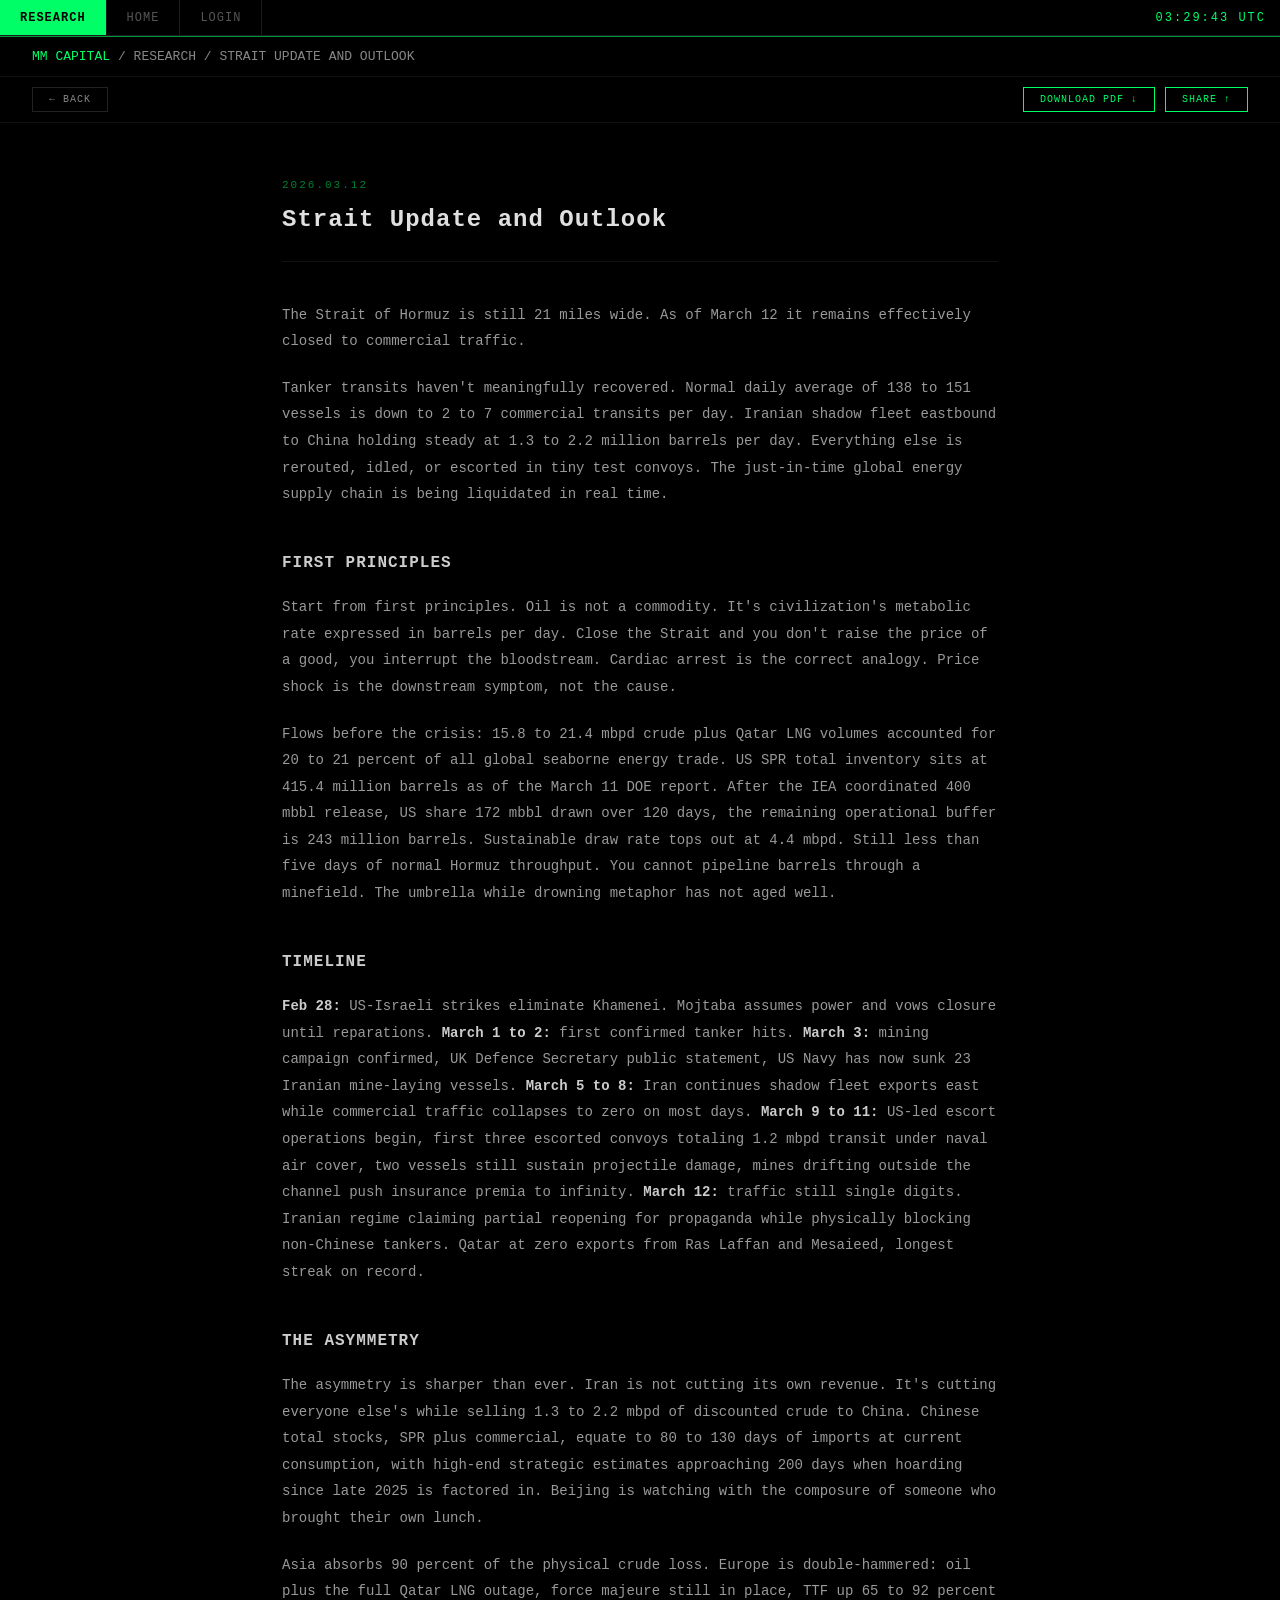
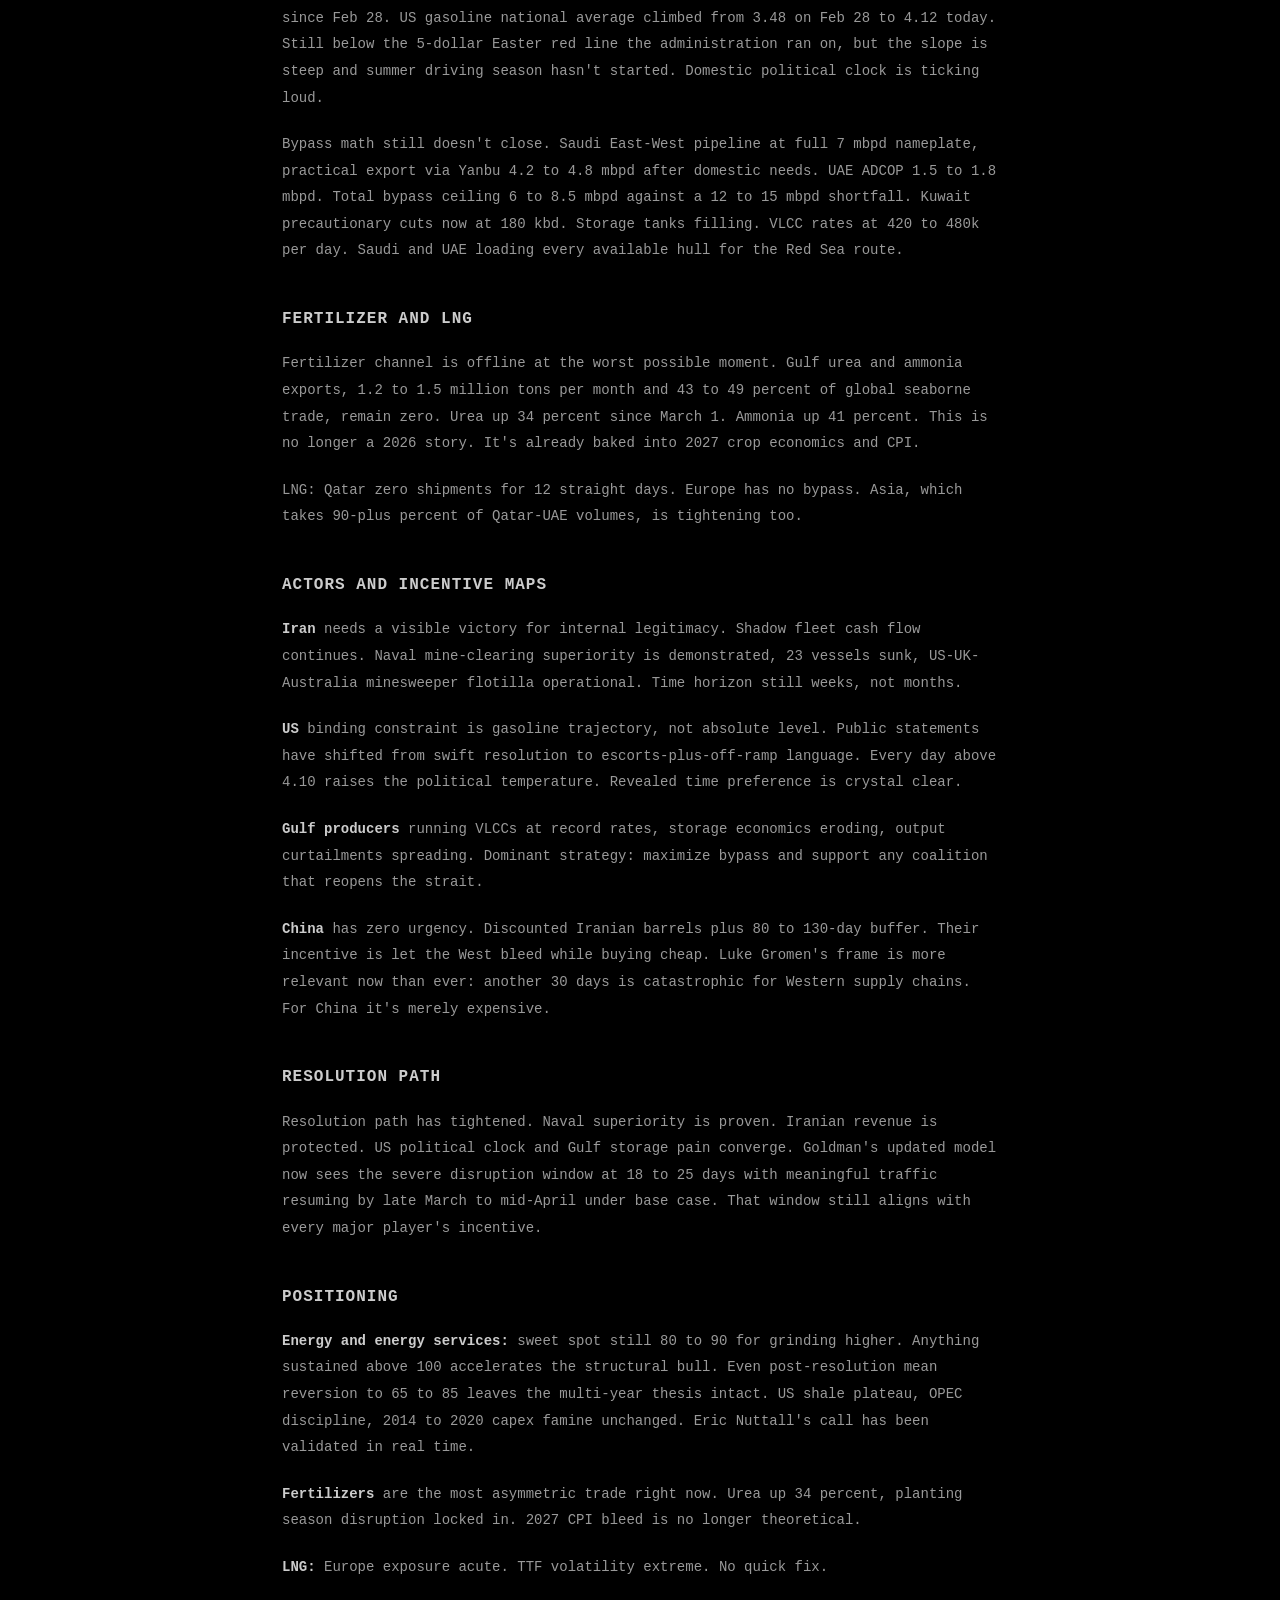
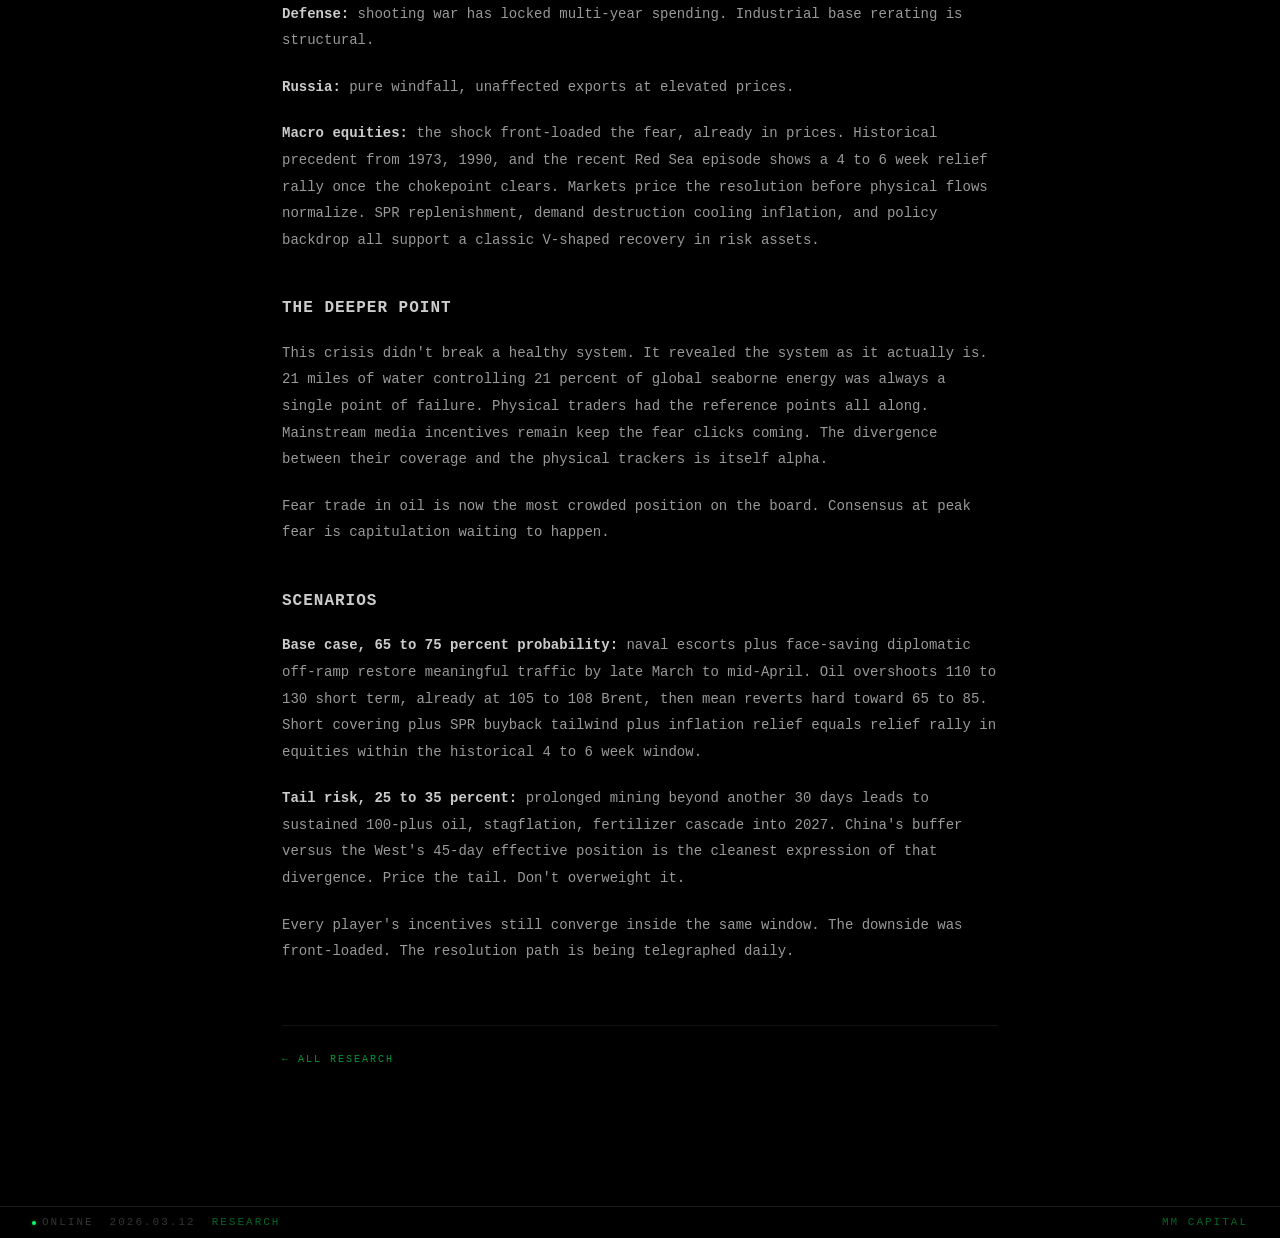
<file: research/strait-update-mar-2026.html>
<!DOCTYPE html>
<html lang="en">
<head>
<meta charset="UTF-8">
<meta name="viewport" content="width=device-width, initial-scale=1.0">
<title>Strait Update and Outlook – MM CAPITAL</title>
<link rel="icon" type="image/svg+xml" href="/favicon.svg">
<style>
    * { margin: 0; padding: 0; box-sizing: border-box; }

    body {
        background: #000;
        color: #c5c8c6;
        font-family: 'SF Mono', 'Fira Code', 'Cascadia Code', 'Courier New', monospace;
        min-height: 100vh;
        display: flex;
        flex-direction: column;
        font-size: 12px;
    }

    .fn {
        display: flex;
        align-items: stretch;
        border-bottom: 1px solid #1a1a1a;
        height: 28px;
        flex-shrink: 0;
    }

    .fn-item {
        display: inline-flex;
        align-items: center;
        padding: 0 14px;
        font-size: 10px;
        letter-spacing: 1px;
        color: #555;
        text-decoration: none;
        border-right: 1px solid #1a1a1a;
        transition: background 0.1s, color 0.1s;
        cursor: pointer;
    }

    .fn-item:hover { background: #111; color: #00ff66; }
    .fn-item.active { background: #00ff66; color: #000; font-weight: 700; }
    .fn-fill { flex: 1; border-right: none; }

    .fn-clock {
        display: inline-flex;
        align-items: center;
        padding: 0 14px;
        font-size: 10px;
        letter-spacing: 2px;
        color: #00ff66;
    }

    .rule { height: 1px; background: #00ff66; opacity: 0.6; }

    .cmd {
        padding: 8px 16px;
        font-size: 11px;
        color: #555;
        border-bottom: 1px solid #111;
        display: flex;
        align-items: center;
        gap: 8px;
        flex-shrink: 0;
    }

    .cmd .prompt { color: #00ff66; }
    .cmd .path { color: #888; }

    .toolbar {
        display: flex;
        align-items: center;
        padding: 8px 16px;
        border-bottom: 1px solid #111;
        gap: 10px;
        flex-shrink: 0;
    }

    .toolbar .btn {
        display: inline-flex;
        align-items: center;
        gap: 6px;
        padding: 5px 14px;
        font-size: 9px;
        font-family: inherit;
        letter-spacing: 1px;
        border: 1px solid #222;
        background: transparent;
        color: #888;
        cursor: pointer;
        transition: all 0.15s;
        text-decoration: none;
        white-space: nowrap;
    }

    .toolbar .btn:hover { border-color: #00ff66; color: #00ff66; background: #001a00; }
    .toolbar .btn-accent { border-color: #00ff66; color: #00ff66; }
    .toolbar .btn-accent:hover { background: #00ff66; color: #000; }
    .toolbar-fill { flex: 1; }

    .content {
        flex: 1;
        overflow-y: auto;
        -webkit-overflow-scrolling: touch;
    }

    .article {
        max-width: 680px;
        margin: 0 auto;
        padding: 48px 24px 120px;
    }

    .article-meta {
        margin-bottom: 40px;
        padding-bottom: 24px;
        border-bottom: 1px solid #111;
    }

    .article-date {
        font-size: 10px;
        letter-spacing: 2px;
        color: #00ff66;
        opacity: 0.5;
        margin-bottom: 12px;
    }

    .article-title {
        font-size: 20px;
        font-weight: 700;
        letter-spacing: 1px;
        color: #e0e0e0;
        line-height: 1.4;
    }

    .article-body {
        font-size: 13px;
        line-height: 1.85;
        color: #999;
    }

    .article-body p {
        margin-bottom: 20px;
    }

    .article-body h2 {
        font-size: 14px;
        font-weight: 700;
        color: #ccc;
        margin-top: 40px;
        margin-bottom: 16px;
        letter-spacing: 1px;
        text-transform: uppercase;
    }

    .article-body strong {
        color: #ccc;
        font-weight: 600;
    }

    .article-body em {
        color: #aaa;
        font-style: italic;
    }

    .article-nav {
        margin-top: 60px;
        padding-top: 24px;
        border-top: 1px solid #111;
    }

    .article-nav a {
        font-size: 10px;
        letter-spacing: 2px;
        color: #00ff66;
        text-decoration: none;
        opacity: 0.6;
        transition: opacity 0.2s;
    }

    .article-nav a:hover { opacity: 1; }

    .bot {
        display: flex;
        align-items: center;
        height: 24px;
        border-top: 1px solid #1a1a1a;
        padding: 0 16px;
        gap: 16px;
        flex-shrink: 0;
    }

    .bot span { font-size: 9px; letter-spacing: 2px; color: #333; }

    .bot .dot {
        display: inline-block;
        width: 4px;
        height: 4px;
        border-radius: 50%;
        background: #00ff66;
        margin-right: 6px;
        box-shadow: 0 0 4px rgba(0,255,100,0.4);
    }

    .bot .grn { color: #00ff66; opacity: 0.4; }
    .bot-fill { flex: 1; }

    @media (max-width: 600px) {
        .article { padding: 32px 16px 80px; }
        .article-title { font-size: 17px; }
        .article-body { font-size: 12px; }
        .cmd { display: none; }
        .toolbar { padding: 6px 10px; gap: 6px; }
        .toolbar .btn { padding: 4px 10px; font-size: 8px; }
    }

    @media (min-width: 1200px) {
        body { font-size: 14px; }
        .fn { height: 36px; }
        .fn-item { padding: 0 20px; font-size: 12px; }
        .fn-clock { font-size: 12px; }
        .cmd { padding: 12px 32px; font-size: 13px; }
        .toolbar { padding: 10px 32px; }
        .toolbar .btn { padding: 6px 16px; font-size: 10px; }
        .article { max-width: 780px; padding: 56px 32px 140px; }
        .article-date { font-size: 11px; }
        .article-title { font-size: 24px; }
        .article-body { font-size: 14px; line-height: 1.9; }
        .article-body h2 { font-size: 16px; }
        .bot { height: 32px; padding: 0 32px; }
        .bot span { font-size: 11px; }
    }

    @media (min-width: 1600px) {
        body { font-size: 15px; }
        .fn { height: 40px; }
        .fn-item { padding: 0 24px; font-size: 13px; }
        .fn-clock { font-size: 13px; }
        .cmd { padding: 14px 48px; font-size: 14px; }
        .toolbar { padding: 12px 48px; }
        .toolbar .btn { padding: 7px 18px; font-size: 11px; }
        .article { max-width: 860px; padding: 64px 40px 160px; }
        .article-date { font-size: 12px; }
        .article-title { font-size: 26px; }
        .article-body { font-size: 15px; }
        .article-body h2 { font-size: 17px; }
        .bot { height: 36px; padding: 0 48px; }
        .bot span { font-size: 12px; }
    }
</style>
</head>
<body>

<div class="fn">
    <a class="fn-item active" href="./">RESEARCH</a>
    <a class="fn-item" href="../">HOME</a>
    <a class="fn-item" href="../login.html">LOGIN</a>
    <span class="fn-item fn-fill"></span>
    <span class="fn-clock" id="clock">00:00:00</span>
</div>
<div class="rule"></div>

<div class="cmd">
    <span class="prompt">MM CAPITAL</span>
    <span class="path">/ RESEARCH / STRAIT UPDATE AND OUTLOOK</span>
</div>

<div class="toolbar">
    <a class="btn" href="./">&larr; BACK</a>
    <span class="toolbar-fill"></span>
    <a class="btn btn-accent" href="strait-update-mar-2026.pdf" download>DOWNLOAD PDF &darr;</a>
    <button class="btn btn-accent" onclick="shareArticle()">SHARE &uarr;</button>
</div>

<div class="content">
    <article class="article">
        <div class="article-meta">
            <div class="article-date">2026.03.12</div>
            <h1 class="article-title">Strait Update and Outlook</h1>
        </div>

        <div class="article-body">
            <p>The Strait of Hormuz is still 21 miles wide. As of March 12 it remains effectively closed to commercial traffic.</p>

            <p>Tanker transits haven't meaningfully recovered. Normal daily average of 138 to 151 vessels is down to 2 to 7 commercial transits per day. Iranian shadow fleet eastbound to China holding steady at 1.3 to 2.2 million barrels per day. Everything else is rerouted, idled, or escorted in tiny test convoys. The just-in-time global energy supply chain is being liquidated in real time.</p>

            <h2>First Principles</h2>

            <p>Start from first principles. Oil is not a commodity. It's civilization's metabolic rate expressed in barrels per day. Close the Strait and you don't raise the price of a good, you interrupt the bloodstream. Cardiac arrest is the correct analogy. Price shock is the downstream symptom, not the cause.</p>

            <p>Flows before the crisis: 15.8 to 21.4 mbpd crude plus Qatar LNG volumes accounted for 20 to 21 percent of all global seaborne energy trade. US SPR total inventory sits at 415.4 million barrels as of the March 11 DOE report. After the IEA coordinated 400 mbbl release, US share 172 mbbl drawn over 120 days, the remaining operational buffer is 243 million barrels. Sustainable draw rate tops out at 4.4 mbpd. Still less than five days of normal Hormuz throughput. You cannot pipeline barrels through a minefield. The umbrella while drowning metaphor has not aged well.</p>

            <h2>Timeline</h2>

            <p><strong>Feb 28:</strong> US-Israeli strikes eliminate Khamenei. Mojtaba assumes power and vows closure until reparations. <strong>March 1 to 2:</strong> first confirmed tanker hits. <strong>March 3:</strong> mining campaign confirmed, UK Defence Secretary public statement, US Navy has now sunk 23 Iranian mine-laying vessels. <strong>March 5 to 8:</strong> Iran continues shadow fleet exports east while commercial traffic collapses to zero on most days. <strong>March 9 to 11:</strong> US-led escort operations begin, first three escorted convoys totaling 1.2 mbpd transit under naval air cover, two vessels still sustain projectile damage, mines drifting outside the channel push insurance premia to infinity. <strong>March 12:</strong> traffic still single digits. Iranian regime claiming partial reopening for propaganda while physically blocking non-Chinese tankers. Qatar at zero exports from Ras Laffan and Mesaieed, longest streak on record.</p>

            <h2>The Asymmetry</h2>

            <p>The asymmetry is sharper than ever. Iran is not cutting its own revenue. It's cutting everyone else's while selling 1.3 to 2.2 mbpd of discounted crude to China. Chinese total stocks, SPR plus commercial, equate to 80 to 130 days of imports at current consumption, with high-end strategic estimates approaching 200 days when hoarding since late 2025 is factored in. Beijing is watching with the composure of someone who brought their own lunch.</p>

            <p>Asia absorbs 90 percent of the physical crude loss. Europe is double-hammered: oil plus the full Qatar LNG outage, force majeure still in place, TTF up 65 to 92 percent since Feb 28. US gasoline national average climbed from 3.48 on Feb 28 to 4.12 today. Still below the 5-dollar Easter red line the administration ran on, but the slope is steep and summer driving season hasn't started. Domestic political clock is ticking loud.</p>

            <p>Bypass math still doesn't close. Saudi East-West pipeline at full 7 mbpd nameplate, practical export via Yanbu 4.2 to 4.8 mbpd after domestic needs. UAE ADCOP 1.5 to 1.8 mbpd. Total bypass ceiling 6 to 8.5 mbpd against a 12 to 15 mbpd shortfall. Kuwait precautionary cuts now at 180 kbd. Storage tanks filling. VLCC rates at 420 to 480k per day. Saudi and UAE loading every available hull for the Red Sea route.</p>

            <h2>Fertilizer and LNG</h2>

            <p>Fertilizer channel is offline at the worst possible moment. Gulf urea and ammonia exports, 1.2 to 1.5 million tons per month and 43 to 49 percent of global seaborne trade, remain zero. Urea up 34 percent since March 1. Ammonia up 41 percent. This is no longer a 2026 story. It's already baked into 2027 crop economics and CPI.</p>

            <p>LNG: Qatar zero shipments for 12 straight days. Europe has no bypass. Asia, which takes 90-plus percent of Qatar-UAE volumes, is tightening too.</p>

            <h2>Actors and Incentive Maps</h2>

            <p><strong>Iran</strong> needs a visible victory for internal legitimacy. Shadow fleet cash flow continues. Naval mine-clearing superiority is demonstrated, 23 vessels sunk, US-UK-Australia minesweeper flotilla operational. Time horizon still weeks, not months.</p>

            <p><strong>US</strong> binding constraint is gasoline trajectory, not absolute level. Public statements have shifted from swift resolution to escorts-plus-off-ramp language. Every day above 4.10 raises the political temperature. Revealed time preference is crystal clear.</p>

            <p><strong>Gulf producers</strong> running VLCCs at record rates, storage economics eroding, output curtailments spreading. Dominant strategy: maximize bypass and support any coalition that reopens the strait.</p>

            <p><strong>China</strong> has zero urgency. Discounted Iranian barrels plus 80 to 130-day buffer. Their incentive is let the West bleed while buying cheap. Luke Gromen's frame is more relevant now than ever: another 30 days is catastrophic for Western supply chains. For China it's merely expensive.</p>

            <h2>Resolution Path</h2>

            <p>Resolution path has tightened. Naval superiority is proven. Iranian revenue is protected. US political clock and Gulf storage pain converge. Goldman's updated model now sees the severe disruption window at 18 to 25 days with meaningful traffic resuming by late March to mid-April under base case. That window still aligns with every major player's incentive.</p>

            <h2>Positioning</h2>

            <p><strong>Energy and energy services:</strong> sweet spot still 80 to 90 for grinding higher. Anything sustained above 100 accelerates the structural bull. Even post-resolution mean reversion to 65 to 85 leaves the multi-year thesis intact. US shale plateau, OPEC discipline, 2014 to 2020 capex famine unchanged. Eric Nuttall's call has been validated in real time.</p>

            <p><strong>Fertilizers</strong> are the most asymmetric trade right now. Urea up 34 percent, planting season disruption locked in. 2027 CPI bleed is no longer theoretical.</p>

            <p><strong>LNG:</strong> Europe exposure acute. TTF volatility extreme. No quick fix.</p>

            <p><strong>Defense:</strong> shooting war has locked multi-year spending. Industrial base rerating is structural.</p>

            <p><strong>Russia:</strong> pure windfall, unaffected exports at elevated prices.</p>

            <p><strong>Macro equities:</strong> the shock front-loaded the fear, already in prices. Historical precedent from 1973, 1990, and the recent Red Sea episode shows a 4 to 6 week relief rally once the chokepoint clears. Markets price the resolution before physical flows normalize. SPR replenishment, demand destruction cooling inflation, and policy backdrop all support a classic V-shaped recovery in risk assets.</p>

            <h2>The Deeper Point</h2>

            <p>This crisis didn't break a healthy system. It revealed the system as it actually is. 21 miles of water controlling 21 percent of global seaborne energy was always a single point of failure. Physical traders had the reference points all along. Mainstream media incentives remain keep the fear clicks coming. The divergence between their coverage and the physical trackers is itself alpha.</p>

            <p>Fear trade in oil is now the most crowded position on the board. Consensus at peak fear is capitulation waiting to happen.</p>

            <h2>Scenarios</h2>

            <p><strong>Base case, 65 to 75 percent probability:</strong> naval escorts plus face-saving diplomatic off-ramp restore meaningful traffic by late March to mid-April. Oil overshoots 110 to 130 short term, already at 105 to 108 Brent, then mean reverts hard toward 65 to 85. Short covering plus SPR buyback tailwind plus inflation relief equals relief rally in equities within the historical 4 to 6 week window.</p>

            <p><strong>Tail risk, 25 to 35 percent:</strong> prolonged mining beyond another 30 days leads to sustained 100-plus oil, stagflation, fertilizer cascade into 2027. China's buffer versus the West's 45-day effective position is the cleanest expression of that divergence. Price the tail. Don't overweight it.</p>

            <p>Every player's incentives still converge inside the same window. The downside was front-loaded. The resolution path is being telegraphed daily.</p>
        </div>

        <nav class="article-nav">
            <a href="./">&larr; ALL RESEARCH</a>
        </nav>
    </article>
</div>

<div class="bot">
    <span><span class="dot"></span>ONLINE</span>
    <span>2026.03.12</span>
    <span class="grn">RESEARCH</span>
    <span class="bot-fill"></span>
    <span class="grn">MM CAPITAL</span>
</div>

<script>
    function tick() {
        var n = new Date();
        document.getElementById('clock').textContent =
            String(n.getUTCHours()).padStart(2,'0') + ':' +
            String(n.getUTCMinutes()).padStart(2,'0') + ':' +
            String(n.getUTCSeconds()).padStart(2,'0') + ' UTC';
    }
    tick(); setInterval(tick, 1000);

    function shareArticle() {
        var data = { title: document.title, url: window.location.href };
        if (navigator.share) {
            navigator.share(data);
        } else {
            navigator.clipboard.writeText(window.location.href).then(function() {
                var btn = document.querySelector('[onclick="shareArticle()"]');
                var orig = btn.textContent;
                btn.textContent = 'COPIED';
                setTimeout(function() { btn.innerHTML = 'SHARE &uarr;'; }, 1500);
            });
        }
    }
</script>

</body>
</html>
</file>
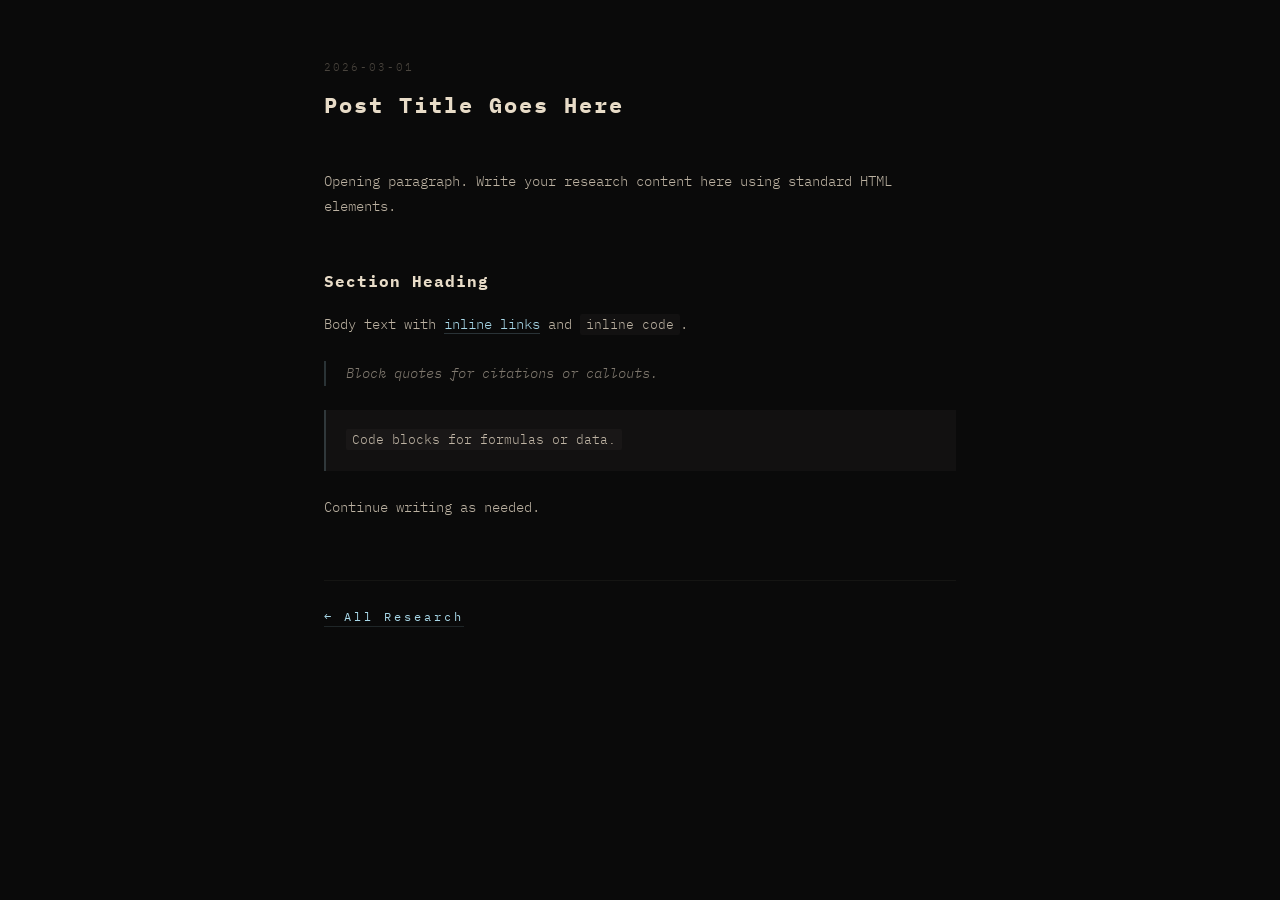
<file: research/template.html>
<!DOCTYPE html>
<html lang="en">
<head>
<meta charset="UTF-8">
<meta name="viewport" content="width=device-width, initial-scale=1.0">
<title>Post Title – Milkman Capital</title>
<link rel="stylesheet" href="../css/style.css">
</head>
<body class="page-research">

<div class="post-container">
  <header class="post-meta">
    <div class="post-date">2026-03-01</div>
    <h1>Post Title Goes Here</h1>
  </header>

  <div class="post-body">
    <p>Opening paragraph. Write your research content here using standard HTML elements.</p>

    <h2>Section Heading</h2>
    <p>Body text with <a href="#">inline links</a> and <code>inline code</code>.</p>

    <blockquote>
      Block quotes for citations or callouts.
    </blockquote>

    <pre><code>Code blocks for formulas or data.</code></pre>

    <p>Continue writing as needed.</p>
  </div>

  <nav class="post-nav">
    <a href="./">&larr; All Research</a>
  </nav>
</div>

</body>
</html>
</file>
<file: css/style.css>
/* ── Shared Styles ── */
@import url('https://fonts.googleapis.com/css2?family=IBM+Plex+Mono:wght@300;400;500;700&display=swap');

*, *::before, *::after {
    margin: 0;
    padding: 0;
    box-sizing: border-box;
}

html, body {
    width: 100%;
    height: 100%;
    background: #000;
    color: #fff;
    font-family: 'IBM Plex Mono', 'Courier New', monospace;
    -webkit-font-smoothing: antialiased;
}

/* ── Homepage ── */

body.page-home {
    overflow: hidden;
    display: flex;
    align-items: center;
    justify-content: center;
}

#chart {
    margin: 0;
    padding: 0;
    font-family: 'IBM Plex Mono', 'Courier New', monospace;
    font-size: 13px;
    line-height: 13px;
    letter-spacing: 0;
    white-space: pre;
    user-select: none;
    color: #555;
}

.g { color: #4f4; }
.r { color: #f44; }

/* ── Research pages ── */

body.page-research {
    overflow-y: auto;
    min-height: 100vh;
    background-color: #0a0a0a;
    color: #e8dcc8;
}

.research-container {
    max-width: 720px;
    margin: 0 auto;
    padding: 60px 24px 120px;
}

.research-header {
    margin-bottom: 60px;
}

.research-header h1 {
    font-size: 20px;
    font-weight: 700;
    letter-spacing: 6px;
    text-transform: uppercase;
    margin-bottom: 12px;
}

.research-header nav a {
    font-size: 12px;
    font-weight: 400;
    color: #a8d8e8;
    text-decoration: none;
    letter-spacing: 3px;
    border-bottom: 1px solid #a8d8e822;
    padding-bottom: 2px;
    transition: border-color 0.4s, color 0.4s;
}

.research-header nav a:hover {
    border-color: #a8d8e8aa;
    color: #c8f0ff;
}

/* ── Post list ── */

.post-list {
    list-style: none;
}

.post-list li {
    border-top: 1px solid #e8dcc80d;
    padding: 28px 0;
}

.post-list li:last-child {
    border-bottom: 1px solid #e8dcc80d;
}

.post-list a {
    text-decoration: none;
    display: block;
}

.post-list .post-date {
    font-size: 11px;
    font-weight: 300;
    color: #4a453e;
    letter-spacing: 2px;
    margin-bottom: 8px;
}

.post-list .post-title {
    font-size: 15px;
    font-weight: 500;
    color: #e8dcc8;
    letter-spacing: 1px;
    transition: color 0.3s;
}

.post-list a:hover .post-title {
    color: #a8d8e8;
}

.post-list .post-summary {
    font-size: 12px;
    font-weight: 300;
    color: #e8dcc855;
    margin-top: 8px;
    line-height: 1.6;
}

/* ── Individual post ── */

.post-container {
    max-width: 680px;
    margin: 0 auto;
    padding: 60px 24px 120px;
}

.post-meta {
    margin-bottom: 48px;
}

.post-meta .post-date {
    font-size: 11px;
    font-weight: 300;
    color: #4a453e;
    letter-spacing: 2px;
    margin-bottom: 16px;
}

.post-meta h1 {
    font-size: 22px;
    font-weight: 700;
    letter-spacing: 2px;
    line-height: 1.4;
}

.post-body {
    font-size: 14px;
    font-weight: 300;
    line-height: 1.8;
    color: #e8dcc8cc;
}

.post-body h2 {
    font-size: 16px;
    font-weight: 700;
    color: #e8dcc8;
    margin-top: 48px;
    margin-bottom: 16px;
    letter-spacing: 1px;
}

.post-body h3 {
    font-size: 14px;
    font-weight: 500;
    color: #e8dcc8;
    margin-top: 32px;
    margin-bottom: 12px;
}

.post-body p {
    margin-bottom: 20px;
}

.post-body a {
    color: #a8d8e8;
    text-decoration: none;
    border-bottom: 1px solid #a8d8e833;
    transition: border-color 0.3s;
}

.post-body a:hover {
    border-color: #a8d8e8;
}

.post-body code {
    font-family: 'IBM Plex Mono', monospace;
    font-size: 13px;
    background: #e8dcc808;
    padding: 2px 6px;
    border-radius: 2px;
}

.post-body pre {
    background: #e8dcc808;
    padding: 20px;
    margin: 24px 0;
    overflow-x: auto;
    font-size: 12px;
    line-height: 1.6;
    border-left: 2px solid #a8d8e833;
}

.post-body blockquote {
    border-left: 2px solid #a8d8e833;
    padding-left: 20px;
    margin: 24px 0;
    color: #e8dcc888;
    font-style: italic;
}

.post-nav {
    margin-top: 60px;
    padding-top: 24px;
    border-top: 1px solid #e8dcc80d;
}

.post-nav a {
    font-size: 12px;
    color: #a8d8e8;
    text-decoration: none;
    letter-spacing: 3px;
    border-bottom: 1px solid #a8d8e822;
    padding-bottom: 2px;
    transition: border-color 0.4s, color 0.4s;
}

.post-nav a:hover {
    border-color: #a8d8e8aa;
    color: #c8f0ff;
}

/* ── Empty state ── */

.empty-state {
    padding: 48px 0;
    font-size: 13px;
    font-weight: 300;
    color: #4a453e;
    letter-spacing: 1px;
}
</file>
